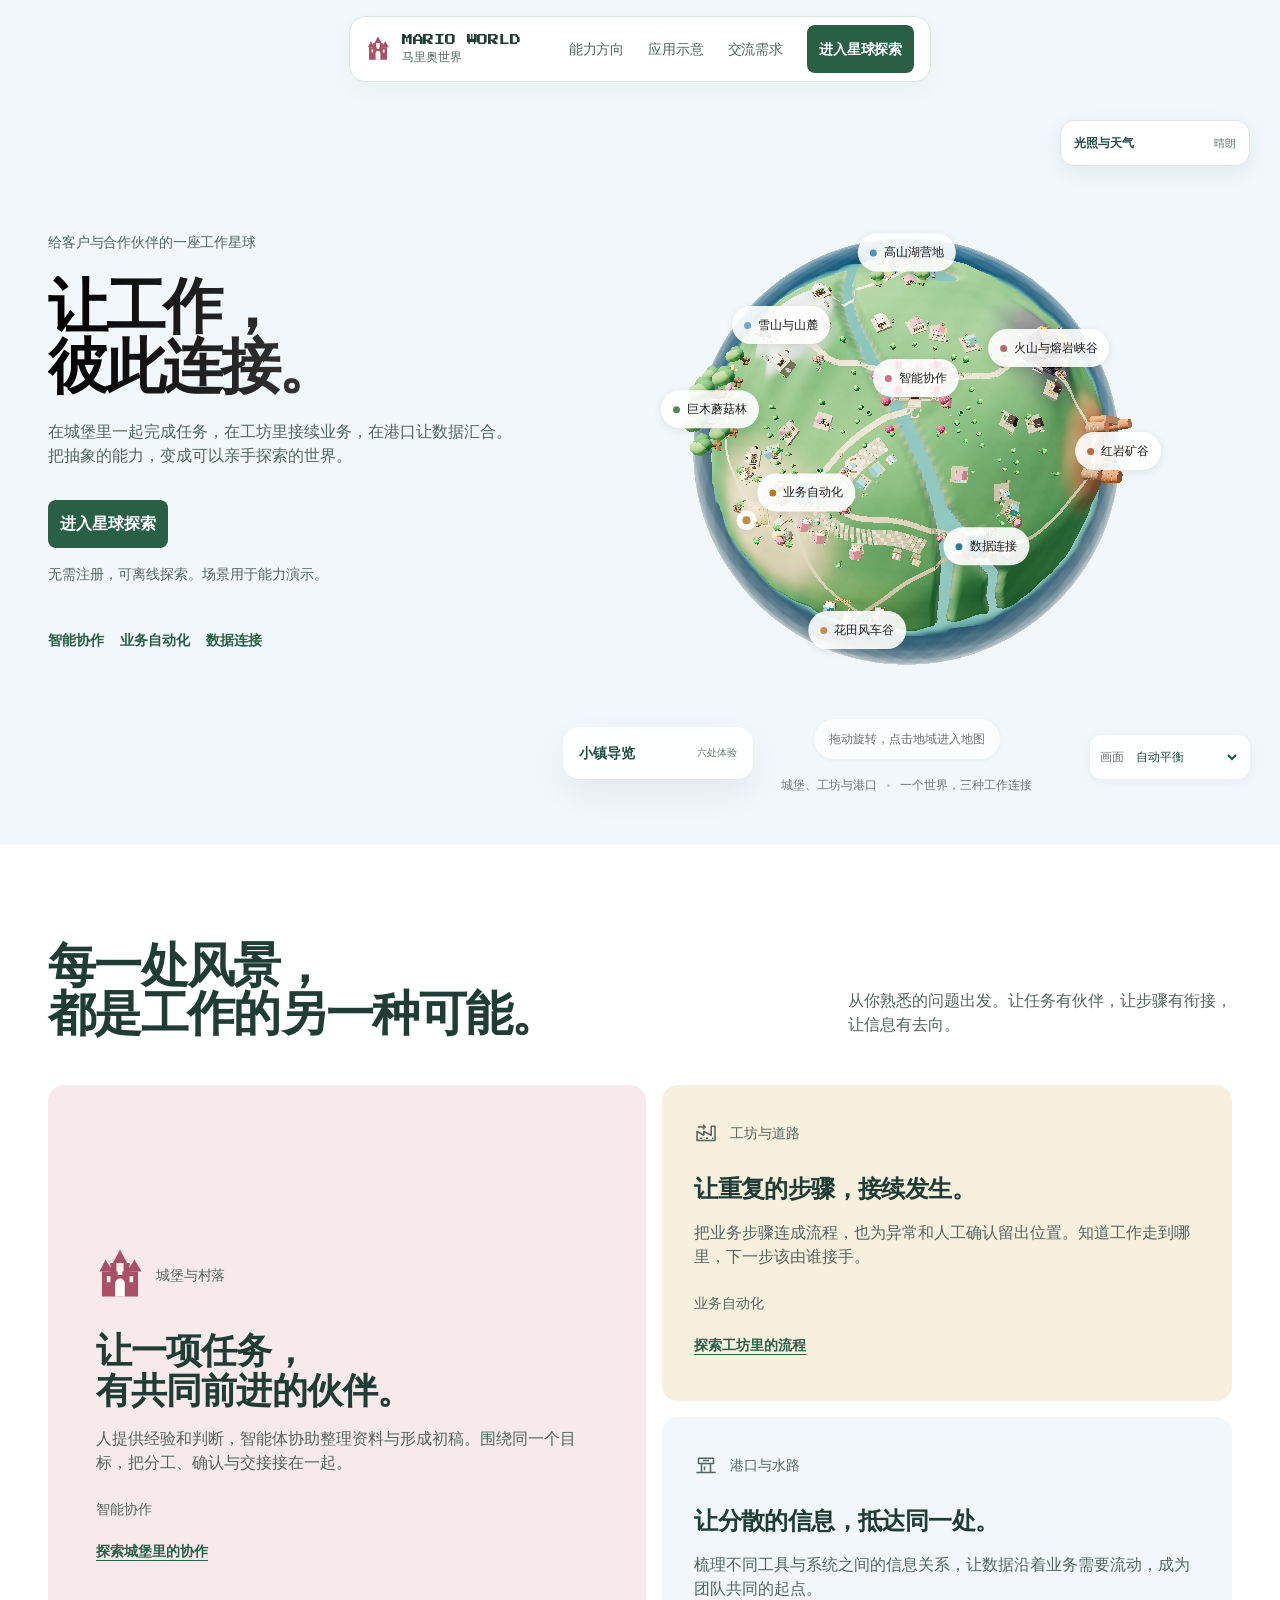
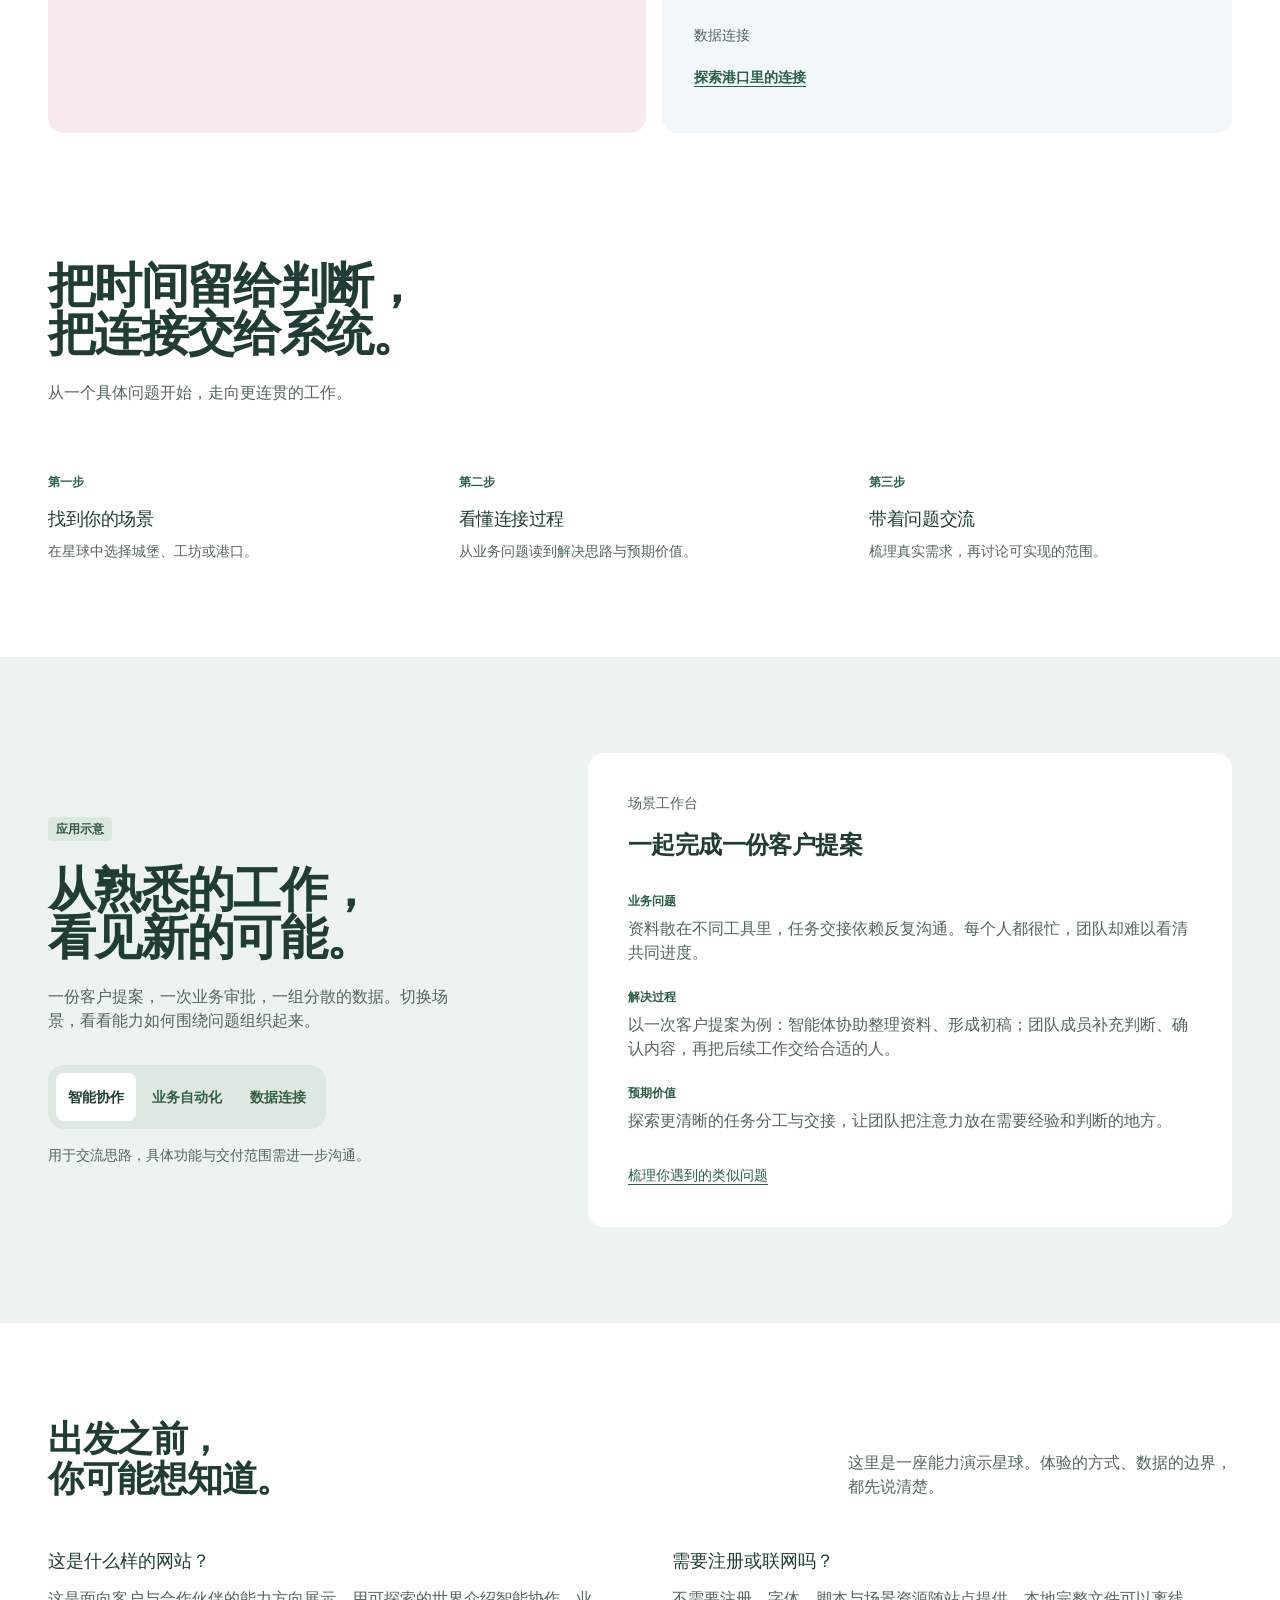
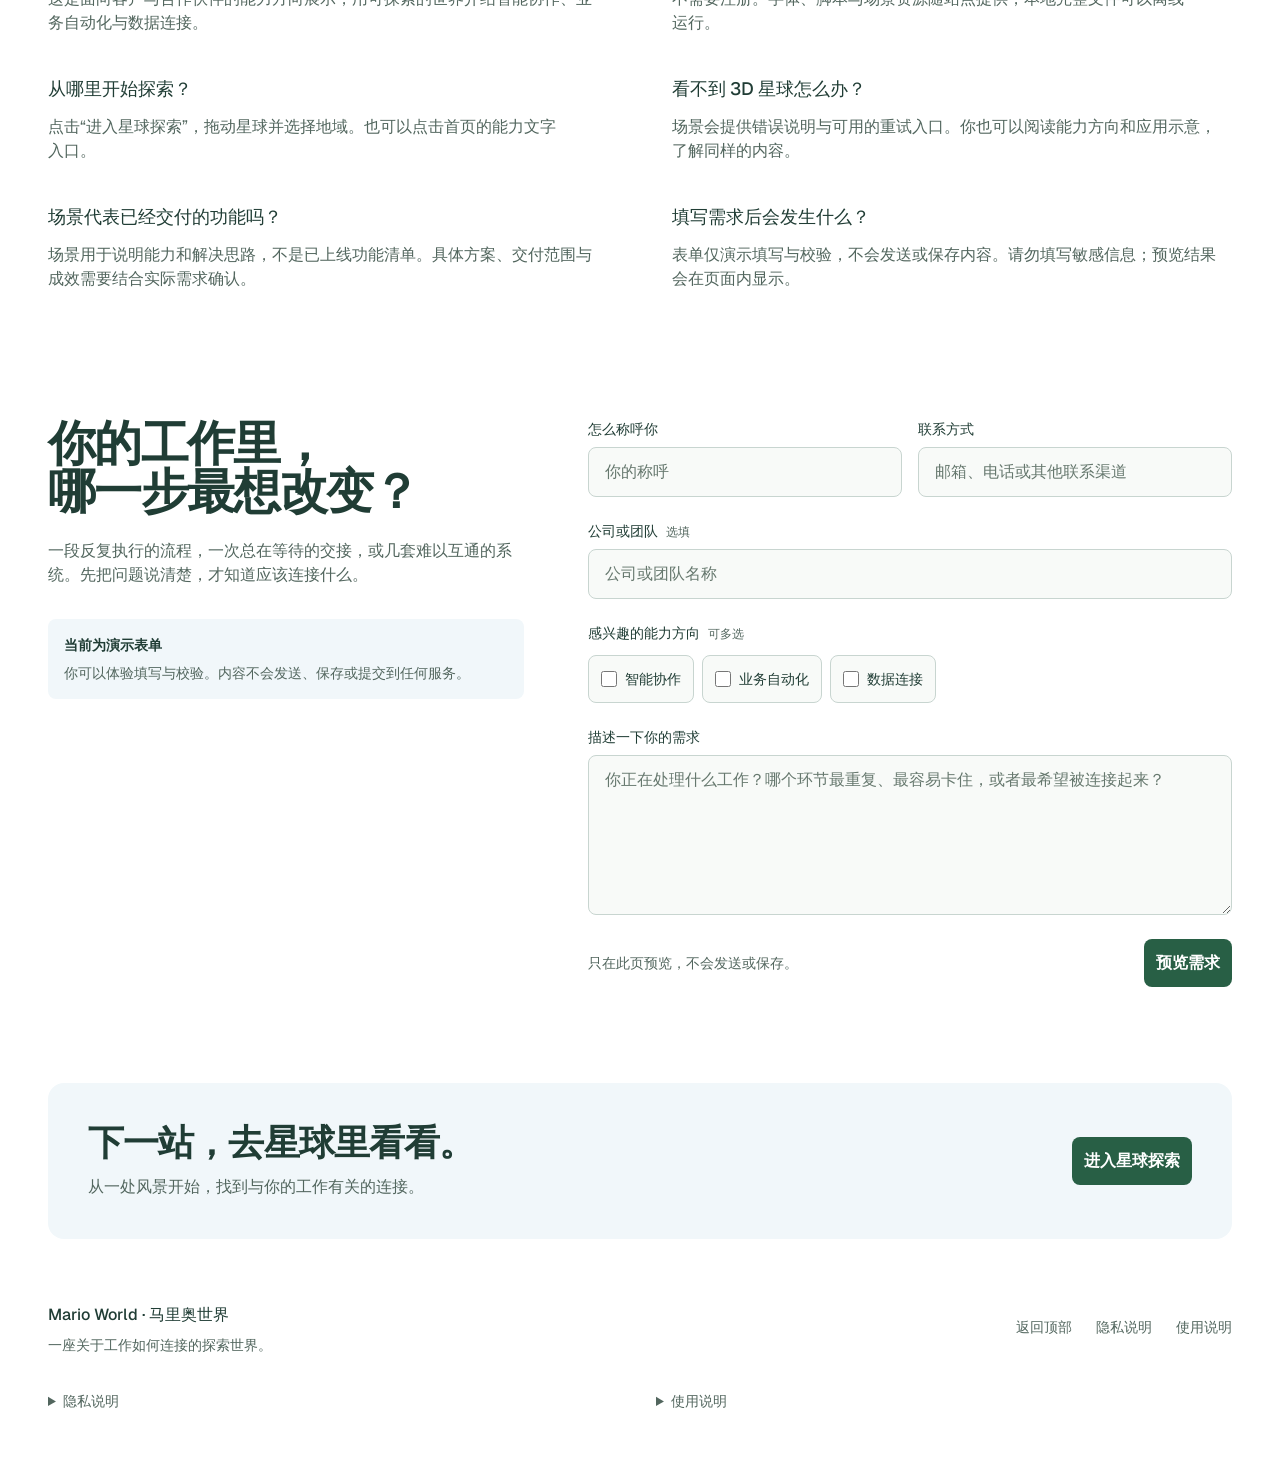
<file: index.html>
<!doctype html>
<html lang="zh-CN" data-page="home">
<head>
<meta charset="utf-8">
<meta name="viewport" content="width=device-width,initial-scale=1,viewport-fit=cover">
<title>马里奥世界 · 让工作，彼此连接</title>
<meta name="description" content="为客户与合作伙伴呈现智能协作、业务自动化与数据连接。在可探索的星球里，从一项任务出发，发现更连贯的工作方式。">
<meta name="theme-color" content="#f1f7fa">
<meta name="color-scheme" content="light">
<meta property="og:type" content="website">
<meta property="og:title" content="马里奥世界 · 让工作，彼此连接">
<meta property="og:description" content="从城堡、工坊与港口出发，探索智能协作、业务自动化与数据连接。无需注册，可离线体验。">
<meta property="og:image" content="scene-preview.png">
<meta name="twitter:card" content="summary_large_image">
<link rel="icon" href="data:image/svg+xml,%3Csvg xmlns='http://www.w3.org/2000/svg' viewBox='0 0 40 40'%3E%3Crect width='40' height='40' rx='10' fill='%23dc6982'/%3E%3Cpath d='M8 31V17h6v-6h5v6h3v-6h5v6h5v14H8z' fill='%23fffdf8'/%3E%3Cpath d='M17 31v-7a3 3 0 016 0v7' fill='%23eab84b'/%3E%3C/svg%3E">
<link rel="stylesheet" href="assets/base.css?v=20261123-polish1">
<link rel="stylesheet" href="assets/home-design.css?v=20261123-polish1">
<script src="assets/world-loader.js?v=20261123-polish1"></script>
</head>
<body class="home-design">
<a class="skip-link button-sm" href="#main">跳到主要内容</a>
<svg width="0" height="0" aria-hidden="true" style="position:absolute;overflow:hidden"><defs>
<symbol id="castle-icon" viewBox="0 0 40 44"><path d="M5 40V19h7v-7h5v7h6v-7h5v7h7v21H5Z" fill="currentColor"/><path d="m3 19 5-10 6 10M14 12l6-11 6 11M26 19l6-10 6 10" fill="currentColor"/><path d="M16 40V29a4 4 0 0 1 8 0v11" fill="#fffdf8"/><path d="M9 23h3v5H9m19-5h3v5h-3M18 16h4v6h-4" fill="#fffdf8"/></symbol>
<symbol id="automation-icon" viewBox="0 0 32 32"><path d="M4 26V14l9 5v-5l10 5V7h5v19H4Z" fill="none" stroke="currentColor" stroke-width="2" stroke-linejoin="round"/><path d="M8 23h3m5 0h3m5 0h2M5 8h10m-3-3 3 3-3 3" fill="none" stroke="currentColor" stroke-width="2"/></symbol>
<symbol id="connection-icon" viewBox="0 0 32 32"><path d="M6 7h20v7H6V7Zm4 7v12h12V14M3 26h26" fill="none" stroke="currentColor" stroke-width="2" stroke-linejoin="round"/><path d="M12 10h8m-6 8v5" stroke="currentColor" stroke-width="2"/></symbol>
<symbol id="explore-icon" viewBox="0 0 24 24"><circle cx="12" cy="12" r="8.5" fill="none" stroke="currentColor" stroke-width="1.5"/><path d="m15.5 8.5-2 5-5 2 2-5 5-2Z" fill="currentColor"/></symbol>
</defs></svg>
<!-- Existing-site design: classic hero and sections, led by the real interactive
     world rather than stock imagery. No client logos, performance claims or
     promises have been invented. The world exhibit below stays byte-for-byte. -->
<header class="site-header" id="site-header">
<div class="header-inner">
<a class="brand" href="index.html" aria-label="马里奥世界首页" aria-current="page"><svg class="brand-icon" aria-hidden="true"><use href="#castle-icon"/></svg><span><span class="brand-name title-4">MARIO WORLD</span><span class="brand-caption caption-5">马里奥世界</span></span></a>
<button class="home-menu-toggle button-sm" id="home-menu-toggle" type="button" aria-expanded="false" aria-controls="home-navigation" aria-label="打开导航"><span aria-hidden="true"></span><span aria-hidden="true"></span></button>
<nav class="site-nav title-4" id="home-navigation" aria-label="主导航"><a href="#capabilities">能力方向</a><a href="#applications">应用示意</a><a href="#contact">交流需求</a><a class="nav-contact button-sm" href="planet.html">进入星球探索</a></nav>
</div>
</header>
<main id="main">
<div class="hero-section">
<section class="hero wrap" aria-labelledby="hero-title">
<div class="hero-copy">
<p class="hero-intro caption-2">给客户与合作伙伴的一座工作星球</p>
<h1 class="heading-1" id="hero-title"><span>让工作，</span><span>彼此连接。</span></h1>
<p class="hero-lede body-3">在城堡里一起完成任务，在工坊里接续业务，在港口让数据汇合。把抽象的能力，变成可以亲手探索的世界。</p>
<div class="hero-actions"><a class="button button-md" href="planet.html">进入星球探索</a></div>
<p class="edition-note caption-2">无需注册，可离线探索。场景用于能力演示。</p>
<div class="hero-quick-links" aria-label="直接查看能力介绍"><button class="button-sm" type="button" data-capability="collaboration">智能协作</button><button class="button-sm" type="button" data-capability="automation">业务自动化</button><button class="button-sm" type="button" data-capability="connection">数据连接</button></div>
</div>
<div class="exhibit hero-exhibit" id="hero-exhibit">
<canvas class="world-canvas" id="hero-globe" aria-label="星球总览：拖动旋转，点击地域埋点进入连续地图"></canvas>
<div class="world-loading" id="world-loading" role="status">正在搭建星球…</div><div class="world-pins" id="hero-pins"></div>
<p class="gesture-hint" id="globe-hint">拖动旋转，点击地域进入地图</p>
<div class="world-fallback" id="world-fallback" hidden><svg aria-hidden="true"><use href="#castle-icon"/></svg><strong>从主城堡出发</strong><p>当前设备暂未能显示 3D 星球。你仍可通过三个文字入口，完整了解能力方向。</p><a class="text-link" href="#capabilities">阅读能力介绍</a></div>
<aside class="capability-detail" id="detail" aria-labelledby="detail-title" hidden>
<div class="detail-top"><span class="small-badge">应用示意</span><button class="close-button" id="detail-close" type="button" aria-label="关闭介绍，继续地图探索">×</button></div>
<h2 id="detail-title"></h2><p class="detail-scene" id="detail-scene"></p><p class="detail-lede" id="detail-lede"></p>
<dl><div class="story-row"><dt>业务问题</dt><dd id="detail-problem"></dd></div><div class="story-row"><dt>解决过程</dt><dd id="detail-process"></dd></div><div class="story-row"><dt>预期价值</dt><dd id="detail-value"></dd></div></dl>
<div class="detail-actions"><a class="button" id="detail-contact" href="#contact">交流需求</a><a class="text-link" id="detail-explore" href="planet.html">在星球中查看</a></div>
<p class="scope-note">用于说明能力方向，具体功能与交付范围需进一步沟通。</p>
</aside>
<div class="world-caption" aria-hidden="true"><span>城堡、工坊与港口</span><span class="dot"></span><span>一个世界，三种工作连接</span></div>
</div>
</section>
</div>
<section class="section wrap" id="capabilities" aria-labelledby="capabilities-title">
<div class="section-heading" data-reveal><h2 class="heading-2" id="capabilities-title">每一处风景，<br>都是工作的另一种可能。</h2><p class="body-3">从你熟悉的问题出发。让任务有伙伴，让步骤有衔接，让信息有去向。</p></div>
<div class="direction-grid">
<article class="direction direction-collaboration" data-reveal><div class="direction-mark caption-2"><svg aria-hidden="true" viewBox="0 0 40 44"><use href="#castle-icon"/></svg>城堡与村落</div><h3 class="heading-3">让一项任务，<br>有共同前进的伙伴。</h3><p class="body-3">人提供经验和判断，智能体协助整理资料与形成初稿。围绕同一个目标，把分工、确认与交接接在一起。</p><p class="scene-note caption-2">智能协作</p><button class="button-sm" type="button" data-capability="collaboration" data-scroll-world>探索城堡里的协作</button></article>
<article class="direction direction-automation" data-reveal><div class="direction-mark caption-2"><svg aria-hidden="true"><use href="#automation-icon"/></svg>工坊与道路</div><h3 class="heading-5">让重复的步骤，接续发生。</h3><p class="body-3">把业务步骤连成流程，也为异常和人工确认留出位置。知道工作走到哪里，下一步该由谁接手。</p><p class="scene-note caption-2">业务自动化</p><button class="button-sm" type="button" data-capability="automation" data-scroll-world>探索工坊里的流程</button></article>
<article class="direction direction-connection" data-reveal><div class="direction-mark caption-2"><svg aria-hidden="true"><use href="#connection-icon"/></svg>港口与水路</div><h3 class="heading-5">让分散的信息，抵达同一处。</h3><p class="body-3">梳理不同工具与系统之间的信息关系，让数据沿着业务需要流动，成为团队共同的起点。</p><p class="scene-note caption-2">数据连接</p><button class="button-sm" type="button" data-capability="connection" data-scroll-world>探索港口里的连接</button></article>
</div>
</section>
<section class="home-tagline wrap" aria-labelledby="home-tagline-title">
<h2 class="heading-2" id="home-tagline-title"><span class="tagline-line"><span data-tagline-word>把时间</span><span data-tagline-word>留给判断，</span></span><span class="tagline-line"><span data-tagline-word>把连接</span><span data-tagline-word>交给系统。</span></span></h2>
<p class="body-3">从一个具体问题开始，走向更连贯的工作。</p>
<ol class="home-journey"><li><span class="caption-3">第一步</span><h3 class="title-2">找到你的场景</h3><p class="body-6">在星球中选择城堡、工坊或港口。</p></li><li><span class="caption-3">第二步</span><h3 class="title-2">看懂连接过程</h3><p class="body-6">从业务问题读到解决思路与预期价值。</p></li><li><span class="caption-3">第三步</span><h3 class="title-2">带着问题交流</h3><p class="body-6">梳理真实需求，再讨论可实现的范围。</p></li></ol>
</section>
<section class="section application-section" id="applications" aria-labelledby="applications-title">
<div class="wrap application-layout">
<div class="application-intro" data-reveal><span class="small-badge caption-3">应用示意</span><h2 class="heading-2" id="applications-title">从熟悉的工作，<br>看见新的可能。</h2><p class="body-3">一份客户提案，一次业务审批，一组分散的数据。切换场景，看看能力如何围绕问题组织起来。</p><div class="application-tabs" role="tablist" aria-label="选择应用示意"><button class="button-sm" id="tab-collaboration" type="button" role="tab" aria-selected="true" aria-controls="application-panel" data-example="collaboration">智能协作</button><button class="button-sm" id="tab-automation" type="button" role="tab" aria-selected="false" aria-controls="application-panel" tabindex="-1" data-example="automation">业务自动化</button><button class="button-sm" id="tab-connection" type="button" role="tab" aria-selected="false" aria-controls="application-panel" tabindex="-1" data-example="connection">数据连接</button></div><p class="application-disclaimer caption-2">用于交流思路，具体功能与交付范围需进一步沟通。</p></div>
<div class="application-content" id="application-panel" role="tabpanel" aria-labelledby="tab-collaboration" tabindex="0" data-reveal><p class="application-sheet-label caption-2">场景工作台</p><h3 class="heading-5" id="application-title">一起完成一份客户提案</h3><dl><div class="story-row"><dt class="caption-3">业务问题</dt><dd class="body-3" id="application-problem">资料散在不同工具里，任务交接依赖反复沟通。每个人都很忙，团队却难以看清共同进度。</dd></div><div class="story-row"><dt class="caption-3">解决过程</dt><dd class="body-3" id="application-process">以一次客户提案为例：智能体协助整理资料、形成初稿；团队成员补充判断、确认内容，再把后续工作交给合适的人。</dd></div><div class="story-row"><dt class="caption-3">预期价值</dt><dd class="body-3" id="application-value">探索更清晰的任务分工与交接，让团队把注意力放在需要经验和判断的地方。</dd></div></dl><a class="text-link title-4" id="application-contact" href="#contact">梳理你遇到的类似问题</a></div>
</div>
</section>
<section class="section wrap home-faq" id="questions" aria-labelledby="questions-title">
<div class="section-heading" data-reveal><h2 class="heading-3" id="questions-title">出发之前，<br>你可能想知道。</h2><p class="body-3">这里是一座能力演示星球。体验的方式、数据的边界，都先说清楚。</p></div>
<dl class="home-faq-grid"><div><dt class="title-2">这是什么样的网站？</dt><dd class="body-3">这是面向客户与合作伙伴的能力方向展示，用可探索的世界介绍智能协作、业务自动化与数据连接。</dd></div><div><dt class="title-2">需要注册或联网吗？</dt><dd class="body-3">不需要注册。字体、脚本与场景资源随站点提供，本地完整文件可以离线运行。</dd></div><div><dt class="title-2">从哪里开始探索？</dt><dd class="body-3">点击“进入星球探索”，拖动星球并选择地域。也可以点击首页的能力文字入口。</dd></div><div><dt class="title-2">看不到 3D 星球怎么办？</dt><dd class="body-3">场景会提供错误说明与可用的重试入口。你也可以阅读能力方向和应用示意，了解同样的内容。</dd></div><div><dt class="title-2">场景代表已经交付的功能吗？</dt><dd class="body-3">场景用于说明能力和解决思路，不是已上线功能清单。具体方案、交付范围与成效需要结合实际需求确认。</dd></div><div><dt class="title-2">填写需求后会发生什么？</dt><dd class="body-3">表单仅演示填写与校验，不会发送或保存内容。请勿填写敏感信息；预览结果会在页面内显示。</dd></div></dl>
</section>
<section class="section wrap" id="contact" aria-labelledby="contact-title">
<div class="contact-layout">
<div class="contact-intro" data-reveal><h2 class="heading-2" id="contact-title">你的工作里，<br>哪一步最想改变？</h2><p class="body-3">一段反复执行的流程，一次总在等待的交接，或几套难以互通的系统。先把问题说清楚，才知道应该连接什么。</p><div class="demo-notice body-6" id="demo-notice"><strong class="body-4">当前为演示表单</strong>你可以体验填写与校验。内容不会发送、保存或提交到任何服务。</div></div>
<form class="demo-form" id="demo-form" aria-describedby="demo-notice" autocomplete="off" data-reveal>
<div class="form-grid"><div class="field"><label class="title-4" for="contact-name">怎么称呼你</label><input class="body-3" id="contact-name" name="name" type="text" maxlength="60" required placeholder="你的称呼" autocomplete="off"></div><div class="field"><label class="title-4" for="contact-method">联系方式</label><input class="body-3" id="contact-method" name="contact" type="text" maxlength="120" required placeholder="邮箱、电话或其他联系渠道" autocomplete="off" aria-describedby="contact-method-error"><span class="home-field-error caption-2" id="contact-method-error" hidden>邮箱格式不完整，请填写如 name@example.com 的地址。</span></div><div class="field full"><label class="title-4" for="contact-company">公司或团队<span class="optional caption-5">选填</span></label><input class="body-3" id="contact-company" name="company" type="text" maxlength="120" placeholder="公司或团队名称" autocomplete="off"></div></div>
<fieldset class="interest-group"><legend class="title-4">感兴趣的能力方向<span class="optional caption-5">可多选</span></legend><div class="interest-options"><label class="interest-option body-6"><input type="checkbox" name="interest" value="collaboration">智能协作</label><label class="interest-option body-6"><input type="checkbox" name="interest" value="automation">业务自动化</label><label class="interest-option body-6"><input type="checkbox" name="interest" value="connection">数据连接</label></div></fieldset>
<div class="field"><label class="title-4" for="contact-description">描述一下你的需求</label><textarea class="body-3" id="contact-description" name="description" maxlength="2000" required placeholder="你正在处理什么工作？哪个环节最重复、最容易卡住，或者最希望被连接起来？"></textarea></div>
<div class="form-foot"><p class="caption-2">只在此页预览，不会发送或保存。</p><button class="button button-md" id="demo-submit" type="submit" disabled>预览需求</button></div>
<p class="form-status body-6" id="form-status" role="status" aria-live="polite" hidden></p>
</form>
</div>
</section>
<section class="home-final wrap" aria-labelledby="home-final-title"><div><h2 class="heading-3" id="home-final-title">下一站，去星球里看看。</h2><p class="body-3">从一处风景开始，找到与你的工作有关的连接。</p></div><a class="button button-md" href="planet.html">进入星球探索</a></section>
</main>
<footer class="site-footer wrap"><div><span class="footer-title title-3">Mario World · 马里奥世界</span><p class="caption-2">一座关于工作如何连接的探索世界。</p></div><div class="footer-links title-4"><a href="#main">返回顶部</a><a href="#privacy">隐私说明</a><a href="#terms">使用说明</a></div><div class="home-legal"><details id="privacy"><summary class="caption-2">隐私说明</summary><p class="body-6">本演示不接收或保存表单内容，不使用分析追踪或第三方字体服务。关闭或刷新页面后，演示输入不会由本站保存。请勿输入敏感信息。</p></details><details id="terms"><summary class="caption-2">使用说明</summary><p class="body-6">站点内容用于展示与交流能力方向，不构成产品交付、服务可用性或成效承诺。具体合作内容需另行沟通确认。</p></details></div></footer>
<p class="sr-only" id="live" role="status" aria-live="polite"></p>
<script src="assets/nodes.js?v=20261123-polish1"></script>
<script src="assets/demo-businesses.js?v=20261123-polish1"></script>
<script src="assets/town-ui.js?v=20261123-polish1"></script>
<script src="assets/environment-ui.js?v=20261123-polish1"></script>
<script src="assets/site.js?v=20261123-polish1"></script>
<script src="assets/apple-motion.js?v=20261123-polish1"></script>
<script src="assets/home-design.js?v=20261123-polish1"></script>
</body>
</html>
</file>
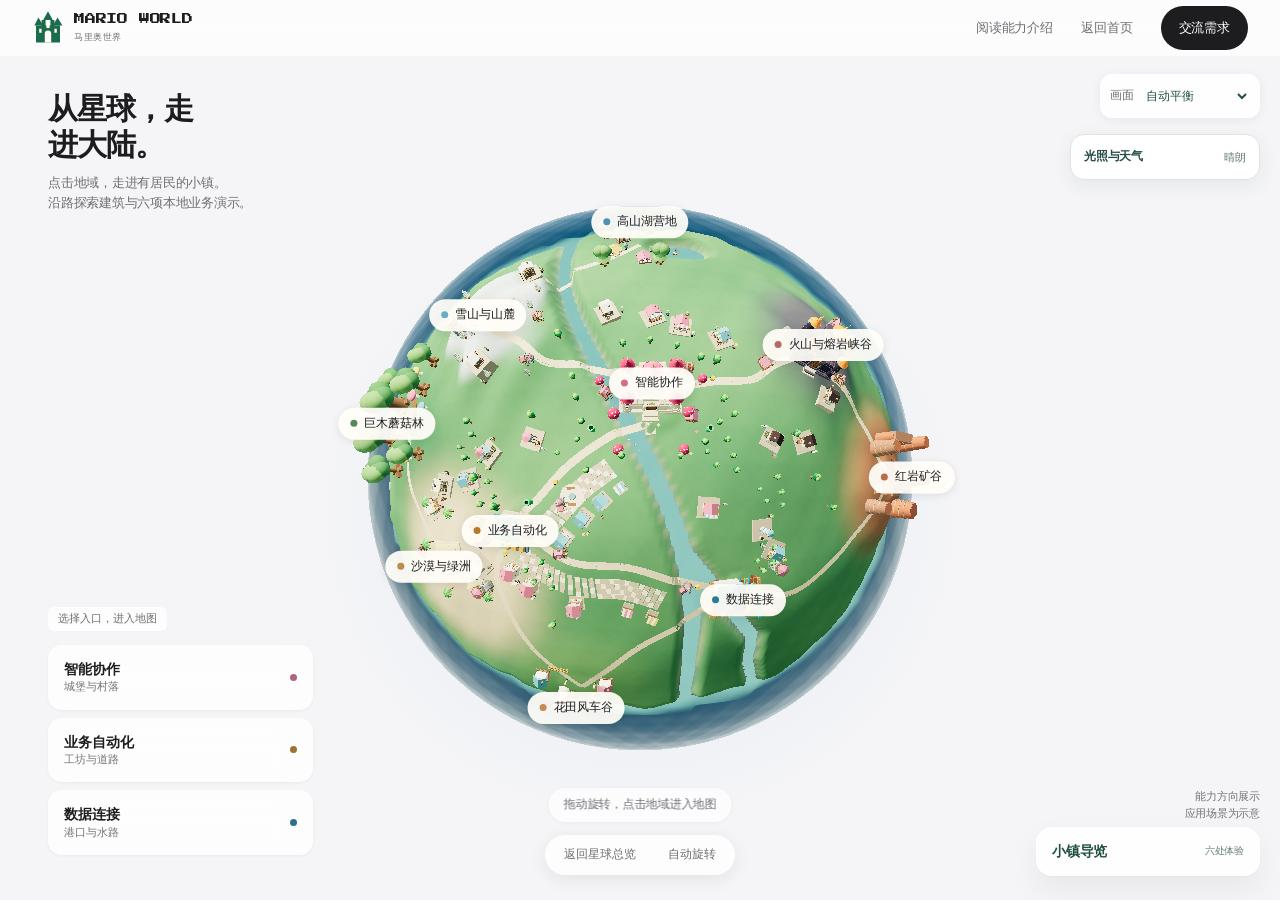
<file: planet.html>
<!doctype html>
<html lang="zh-CN" data-page="explore">
<head>
<meta charset="utf-8">
<meta name="viewport" content="width=device-width,initial-scale=1,viewport-fit=cover">
<title>星球探索 · 马里奥世界</title>
<meta name="description" content="从城堡、工坊与港口出发，探索智能协作、业务自动化和数据连接。建筑与文字入口提供相同的能力介绍。">
<meta name="theme-color" content="#ffffff">
<meta name="color-scheme" content="light">
<link rel="icon" href="data:image/svg+xml,%3Csvg xmlns='http://www.w3.org/2000/svg' viewBox='0 0 40 40'%3E%3Crect width='40' height='40' rx='10' fill='%23dc6982'/%3E%3Cpath d='M8 31V17h6v-6h5v6h3v-6h5v6h5v14H8z' fill='%23fffdf8'/%3E%3C/svg%3E">
<link rel="stylesheet" href="assets/base.css?v=20261123-polish1">
<link rel="stylesheet" href="assets/island-ui.css?v=20261123-polish1">
<script>document.documentElement.classList.add('js-reveal');</script>
<script src="assets/world-loader.js?v=20261123-polish1"></script>
</head>
<body class="explore-page">
<a class="skip-link" href="#explore-guide">跳到能力入口</a>
<svg width="0" height="0" aria-hidden="true" style="position:absolute;overflow:hidden"><defs><symbol id="castle-icon" viewBox="0 0 40 44"><path d="M5 40V19h7v-7h5v7h6v-7h5v7h7v21H5Z" fill="currentColor"/><path d="m3 19 5-10 6 10M14 12l6-11 6 11M26 19l6-10 6 10" fill="currentColor"/><path d="M16 40V29a4 4 0 0 1 8 0v11M9 23h3v5H9m19-5h3v5h-3M18 16h4v6h-4" fill="#fffdf8"/></symbol></defs></svg>
<header class="site-header explore-header" id="site-header">
<div class="wrap header-inner">
<a class="brand" href="index.html" aria-label="返回马里奥世界首页"><svg class="brand-icon" aria-hidden="true"><use href="#castle-icon"/></svg><span><span class="brand-name">MARIO WORLD</span><span class="brand-caption">马里奥世界</span></span></a>
<nav class="site-nav" aria-label="主导航"><a class="nav-optional" href="index.html#capabilities">阅读能力介绍</a><a href="index.html">返回首页</a><a class="nav-contact" href="index.html#contact">交流需求</a></nav>
</div>
</header>
<main class="explore-main" id="explore-main">
<div class="explore-intro"><h1>从星球，走进大陆。</h1><p>点击地域，走进有居民的小镇。<br>沿路探索建筑与六项本地业务演示。</p></div>
<div class="exhibit" id="planet-exhibit"><canvas class="world-canvas" id="stage" aria-label="星球总览：拖动旋转，点击地域进入连续地图"></canvas><div class="world-loading" id="world-loading" role="status">正在搭建星球…</div><div class="world-pins" id="pins"></div><p class="gesture-hint" id="globe-hint">拖动旋转，点击地域进入地图</p><div class="world-fallback" id="world-fallback" hidden><svg aria-hidden="true"><use href="#castle-icon"/></svg><strong>能力探索仍然可用</strong><p>3D 场景暂未启动。选择三个文字入口，仍可阅读能力介绍。</p></div><div class="island-plate" aria-hidden="true"><svg class="island-compass" viewBox="0 0 64 64" focusable="false"><circle cx="32" cy="32" r="27" fill="none" stroke="#cfdadd" stroke-width="2"/><path d="M32 10 L37.5 31 L32 27.5 L26.5 31 Z" fill="#c0544f"/><path d="M32 54 L26.5 33 L32 36.5 L37.5 33 Z" fill="#b9c7c9"/><text x="32" y="8.5" text-anchor="middle" font-size="8" font-weight="700" fill="#2b4a51">N</text></svg><span class="island-plate-copy"><strong>山海生态体验岛</strong><span>等距视角 · 滚轮切换远近</span></span></div></div>
<nav class="explore-guide" id="explore-guide" aria-label="能力方向"><span class="small-badge">选择入口，进入地图</span><div class="explore-entries"><button type="button" data-capability="collaboration" aria-pressed="false" style="--tint:#b4647a"><span><strong>智能协作</strong><span>城堡与村落</span></span><span class="entry-dot" aria-hidden="true"></span></button><button type="button" data-capability="automation" aria-pressed="false" style="--tint:#9c742f"><span><strong>业务自动化</strong><span>工坊与道路</span></span><span class="entry-dot" aria-hidden="true"></span></button><button type="button" data-capability="connection" aria-pressed="false" style="--tint:#2f6f8c"><span><strong>数据连接</strong><span>港口与水路</span></span><span class="entry-dot" aria-hidden="true"></span></button></div></nav>
<p class="explore-footnote">能力方向展示<br>应用场景为示意</p>
<div class="explore-controls" aria-label="星球控制"><button id="overview-button" type="button">返回星球总览</button><button id="rotate-button" type="button" aria-pressed="false">自动旋转</button></div>
<div class="island-tools" role="group" aria-label="大陆视角控制"><button id="flip-button" type="button" aria-label="旋转大陆视角 180 度，快捷键 R">旋转视角</button></div>
<aside class="capability-detail" id="detail" aria-labelledby="detail-title" hidden>
<div class="detail-top"><span class="small-badge">应用示意</span><button class="close-button" id="detail-close" type="button" aria-label="关闭介绍，继续地图探索">×</button></div>
<h2 id="detail-title"></h2><p class="detail-scene" id="detail-scene"></p><p class="detail-lede" id="detail-lede"></p>
<dl><div class="story-row"><dt>业务问题</dt><dd id="detail-problem"></dd></div><div class="story-row"><dt>解决过程</dt><dd id="detail-process"></dd></div><div class="story-row"><dt>预期价值</dt><dd id="detail-value"></dd></div></dl>
<div class="detail-actions"><a class="button" id="detail-contact" href="index.html#contact">交流需求</a><a class="text-link" href="index.html#capabilities">阅读全部方向</a></div>
<p class="scope-note">用于说明能力方向，具体功能与交付范围需进一步沟通。</p>
</aside>
</main>
<p class="sr-only" id="live" role="status" aria-live="polite"></p>
<noscript><p style="padding:20px">星球探索需要 JavaScript。你也可以<a href="index.html#capabilities">回到首页阅读三个能力方向</a>。</p></noscript>
<script src="assets/nodes.js?v=20261123-polish1"></script>
<script src="assets/demo-businesses.js?v=20261123-polish1"></script>
<script src="assets/town-ui.js?v=20261123-polish1"></script>
<script src="assets/environment-ui.js?v=20261123-polish1"></script>
<script src="assets/site.js?v=20261123-polish1"></script>
<script src="assets/apple-motion.js?v=20261123-polish1"></script>
</body>
</html>
</file>
<file: assets/base.css>
/* Mario World · shared styles for index.html and planet.html.
   Merged from four layered sheets (site → apple → town-compat → environment);
   declarations that a later identical selector always overrode were removed.
   Page-specific styles live in home-design.css and island-ui.css. */

/* ===== from site.css ===== */
@font-face{
font-family:MarioPixel;
src:url('PressStart2P-Regular.ttf') format('truetype');
font-display:swap}

:root{
--sky:#e9f6ff;
--paper:#fffdf8;
--ink:#203d35;
--muted:#63746b;
--line:#d7e2d8;
--green:#285f45;
--gold:#eab84b;
--pink:#dc6982;
--blue:#277d97;
--shadow:0 20px 60px rgb(34 64 47 / .09);
--sans:-apple-system,BlinkMacSystemFont,'PingFang SC','Hiragino Sans GB','Microsoft YaHei',sans-serif}

*{
box-sizing:border-box}
html{
scroll-behavior:smooth}
body{
margin:0;
-webkit-font-smoothing:antialiased}
button,input,textarea{
font:inherit}
button,a,input,textarea{
 -webkit-tap-highlight-color:transparent}
button,a{
touch-action:manipulation}
button{
color:inherit}
button{
cursor:pointer}
a{
color:inherit;
text-decoration:none}
svg{
display:block}
img{
max-width:100%}
button:disabled{
cursor:default}
h1,h2,h3,p{
margin:0}
h1,h2,h3{
line-height:1.25;
text-wrap:balance}
p{
max-width:42em}
[hidden]{
display:none!important}
.skip-link{
position:fixed;
top:8px;
left:16px;
z-index:100;
padding:10px 18px;
transform:translateY(-150%)}
.skip-link:focus{
transform:none}
.wrap{
margin-inline:auto}
.site-header{
display:flex;
align-items:center;
justify-content:space-between;
gap:24px}
.brand{
display:inline-flex;
align-items:center;
flex-shrink:0}
.brand-name{
display:block;
font-family:MarioPixel,monospace}
.brand-caption{
display:block}
.site-nav{
display:flex;
align-items:center}
.site-nav a{
position:relative}
.nav-contact{
white-space:nowrap}
.nav-contact:hover{
border-color:var(--green)}
.button{
display:inline-flex;
align-items:center;
justify-content:center;
line-height:1.4}
.button.secondary{
border-color:#a9bbac}
.text-link{
text-underline-offset:6px;
text-decoration-color:#a3b3a7}
.hero-section{
position:relative;
isolation:isolate}
.hero-section:after{
content:'';
height:32px;
position:absolute;
left:0;
right:0;
bottom:-1px;
background:var(--paper);
clip-path:polygon(0 65%,6% 48%,13% 67%,22% 39%,34% 66%,48% 44%,60% 67%,74% 35%,86% 61%,95% 42%,100% 58%,100% 100%,0 100%)}
.hero{
display:grid;
align-items:center;
gap:0}
.hero-copy{
position:relative;
z-index:4}
.hero-intro{
display:flex;
align-items:center}
.hero-intro:before{
content:'';
border-radius:50%}
.hero-actions{
display:flex;
align-items:center;
flex-wrap:wrap}
.hero-quick-links{
display:flex;
align-items:center;
flex-wrap:wrap}
.hero-quick-links button{
border-bottom:1px solid #b4c4b6}
.exhibit{
position:relative;
min-width:0;
isolation:isolate}
.hero-exhibit{
margin-right:-30px}
.exhibit:before{
content:'';
position:absolute;
z-index:-1;
border-radius:50%}
.world-canvas{
width:100%;
height:100%;
display:block;
cursor:grab;
touch-action:pan-y}
.world-canvas.is-dragging{
cursor:grabbing}
.world-canvas.is-hovering{
cursor:pointer}
.world-pins{
position:absolute;
inset:0;
z-index:3;
pointer-events:none}
.world-pins .pin{
position:absolute;
top:0;
left:0;
display:inline-flex;
align-items:center;
gap:7px;
white-space:nowrap;
pointer-events:auto}
.pin-dot{
width:7px;
height:7px;
background:var(--dot,var(--pink));
border-radius:50%;
flex:none}
.pin-kind{
display:none}
.world-pins .pin.is-dim{
opacity:.3}
.world-caption{
position:absolute;
bottom:0;
left:0;
right:0;
display:flex;
justify-content:center;
align-items:center;
pointer-events:none}
.world-caption .dot{
width:3px;
height:3px;
border-radius:100%}
.gesture-hint{
position:absolute;
left:50%;
bottom:38px;
transform:translateX(-50%);
white-space:nowrap;
pointer-events:none;
transition:opacity .2s}
.gesture-hint.dismissed{
opacity:0}
.world-fallback{
position:absolute;
display:flex;
flex-direction:column;
align-items:center;
justify-content:center;
gap:14px;
text-align:center;
padding:30px}
.world-fallback p{
font-size:14px}
.section{
padding-block:100px}
.section-heading{
display:flex;
justify-content:space-between;
gap:40px}
.direction-grid{
display:grid;
grid-template-columns:repeat(3,minmax(0,1fr))}
.direction{
border-top:2px solid var(--accent);
padding-top:24px;
display:flex;
flex-direction:column;
align-items:flex-start}
.direction-mark{
display:flex;
align-items:center}
.direction h3{
font-weight:600}
.direction button{
border-bottom:1px solid #9aae9e}
.application-section{
border-block:1px solid #e1e7dc}
.application-layout{
display:grid;
grid-template-columns:minmax(0,.85fr) minmax(0,1.15fr);
align-items:start}
.application-intro{
position:sticky;
top:40px}
.small-badge{
display:inline-flex;
align-items:center;
white-space:nowrap}
.application-intro h2{
max-width:10em}
.application-intro p{
max-width:25em}
.application-tabs{
flex-wrap:wrap}
.application-tabs button[aria-selected=true]{
border-color:var(--green)}
.story-row{
display:grid;
grid-template-columns:76px minmax(0,1fr);
gap:16px;
padding-block:22px;
border-top:1px solid var(--line)}
.story-row dt{
font-size:12px;
color:var(--green);
font-weight:600;
line-height:1.9}
.story-row dd{
font-size:14px;
line-height:1.95;
margin:0;
color:#56695e}
.application-content .text-link{
display:inline-block}
.contact-layout{
display:grid;
grid-template-columns:minmax(0,.8fr) minmax(0,1.2fr);
gap:90px;
align-items:start}
.contact-intro h2{
max-width:9em}
.contact-intro p{
max-width:25em}
.demo-notice{
border-left:3px solid var(--gold);
max-width:29em}
.demo-notice strong{
display:block}
.demo-form{
min-width:0}
.form-grid{
display:grid;
grid-template-columns:1fr 1fr}
.field{
display:flex;
flex-direction:column;
min-width:0}
.field.full{
grid-column:1/-1}
.optional{
font-weight:400}
.field input,.field textarea{
width:100%;
min-width:0}
.field input{
min-height:48px}
.field textarea{
resize:vertical}
.interest-group{
padding:0;
border:0;
min-width:0}
.interest-group legend{
padding:0;
margin-bottom:12px}
.interest-options{
display:flex;
flex-wrap:wrap}
.interest-option{
display:flex;
align-items:center;
cursor:pointer}
.interest-option input{
accent-color:var(--green);
width:15px;
height:15px;
margin:0}
.form-foot{
display:flex;
align-items:center;
justify-content:space-between;
gap:20px}
.form-foot p{
max-width:23em}
.form-status{
line-height:1.8;
border-left:3px solid var(--green)}
.site-footer{
display:flex;
justify-content:space-between;
gap:20px}
.footer-links{
display:flex}
.capability-detail{
position:absolute;
z-index:8;
max-width:calc(100% - 24px);
overflow-y:auto}
.detail-top{
display:flex;
align-items:center;
justify-content:space-between;
gap:16px}
.close-button{
display:flex;
align-items:center;
justify-content:center;
line-height:1}
.capability-detail .story-row{
grid-template-columns:1fr;
gap:6px}
.detail-actions{
display:flex;
align-items:center}
.sr-only{
position:absolute;
width:1px;
height:1px;
padding:0;
margin:-1px;
overflow:hidden;
clip:rect(0,0,0,0);
white-space:nowrap;
border:0}
.explore-main{
position:relative;
max-height:1200px;
overflow:hidden}
.explore-main .exhibit{
position:absolute;
inset:0}
.explore-main .world-canvas{
touch-action:none}
.explore-main .exhibit:before{
inset:20% 22% 5%}
.explore-main .world-pins .pin{
background:rgb(255 253 248 / .94)}
.explore-intro{
position:absolute;
top:35px;
left:48px;
z-index:5;
max-width:260px;
pointer-events:none}
.explore-guide{
position:absolute;
left:48px;
bottom:45px;
z-index:6;
width:265px}
.explore-entries{
display:grid;
margin-top:14px}
.explore-entries button{
width:100%;
display:flex;
align-items:center;
justify-content:space-between;
gap:10px;
text-align:left}
.explore-entries button strong{
font-size:14px;
font-weight:600;
display:block}
.explore-entries button span{
font-size:11px}
.explore-entries button:hover,.explore-entries button[aria-pressed=true]{
border-color:var(--green)}
.explore-entries .entry-dot{
border-radius:50%;
flex:none}
.explore-controls{
position:absolute;
bottom:25px;
left:50%;
transform:translateX(-50%);
z-index:6;
display:flex}
.explore-controls button{
border:0;
background:transparent;
white-space:nowrap}
.explore-main .gesture-hint{
bottom:78px}
.explore-footnote{
position:absolute;
right:32px;
top:35px;
z-index:5;
max-width:170px;
text-align:right}
.explore-main.has-selection .explore-footnote{
display:none}

@media(min-width:1500px){
.hero-exhibit{
margin-right:-60px}
}

@media(max-width:1100px){
.site-nav{
gap:20px}
.hero h1{
font-size:48px}
.hero-exhibit{
margin-right:-20px}
.hero-quick-links{
gap:14px}
.section{
padding-block:80px}
.direction-grid{
gap:28px}
.explore-guide{
left:30px;
width:225px}
.explore-intro{
left:30px}
.explore-main .capability-detail{
right:22px;
width:325px}
}

@media(max-width:800px){
.wrap{
width:calc(100% - 40px)}
.site-header{
height:76px}
.site-nav{
gap:18px;
font-size:12px}
.brand-name{
font-size:10px}
.brand-caption{
font-size:9px}
.brand-icon{
width:31px;
height:35px}
.hero{
grid-template-columns:1fr;
padding-block:34px 48px;
min-height:0;
gap:0}
.hero-copy{
padding:0;
max-width:600px}
.hero h1{
font-size:clamp(41px,7.5vw,60px);
max-width:12em;
letter-spacing:-1.7px}
.hero h1 br{
display:none}
.hero-lede{
max-width:34em;
font-size:16px;
margin-top:20px}
.hero-intro{
margin-bottom:18px}
.hero-quick-links{
margin-top:25px}
.hero-exhibit{
height:76vw;
min-height:390px;
max-height:650px;
margin:10px -10px 0}
.world-caption{
bottom:0}
.section{
padding-block:64px}
.section-heading{
align-items:flex-start;
flex-direction:column;
gap:20px;
margin-bottom:35px}
.section-heading p{
max-width:38em}
.direction-grid{
gap:22px}
.direction h3{
font-size:21px}
.direction p{
font-size:13px}
.application-layout,.contact-layout{
grid-template-columns:1fr;
gap:35px}
.application-intro{
position:static}
.application-intro h2,.contact-intro h2{
max-width:15em}
.application-intro p,.contact-intro p{
max-width:40em;
margin-top:18px}
.application-tabs{
margin-top:22px}
.demo-notice{
max-width:none;
margin-top:20px}
.contact-intro h2 br{
display:none}
.application-content{
padding:27px}
.site-footer{
font-size:11px}
.explore-intro{
top:24px;
left:22px;
max-width:220px}
.explore-intro h1{
font-size:24px}
.explore-intro p{
font-size:12px}
.explore-guide{
left:22px;
bottom:84px;
width:190px}
.explore-entries button{
padding:11px 12px}
.explore-footnote{
top:25px;
right:22px;
max-width:130px}
.explore-main .capability-detail{
right:20px;
bottom:80px;
max-height:calc(100% - 130px);
width:310px}
.explore-main.has-selection .explore-guide{
display:none}
}

@media(max-width:560px){
.site-header{
height:72px;
gap:12px}
.brand{
gap:8px}
.brand-caption{
letter-spacing:1px}
.hero h1{
font-size:42px;
max-width:9em}
.hero-intro{
font-size:12px}
.hero-lede{
max-width:27em}
.hero-quick-links button{
font-size:12px}
.edition-note{
font-size:10px}
.world-caption{
gap:9px}
.gesture-hint{
font-size:10px;
bottom:27px}
.world-pins .pin{
font-size:10px;
padding:6px 9px;
gap:5px}
.direction-grid{
grid-template-columns:1fr;
gap:34px}
.direction{
padding-top:19px}
.direction-mark{
margin-bottom:12px}
.direction p{
font-size:14px;
max-width:none;
margin-top:12px}
.direction .scene-note{
margin-top:12px}
.section-heading h2,.application-intro h2,.contact-intro h2{
font-size:31px}
.section-heading p{
font-size:14px}
.application-content{
border-top-right-radius:26px}
.story-row{
grid-template-columns:1fr;
gap:9px;
padding-block:20px}
.story-row dd{
font-size:13px}
.contact-intro p{
font-size:14px}
.interest-options{
gap:8px}
.form-foot p{
max-width:none}
.site-footer{
flex-direction:column;
gap:12px;
padding-block:24px}
.capability-detail{
max-width:none}
.capability-detail .story-row dd{
font-size:12px}
.explore-page .site-nav .nav-optional{
display:none}
.explore-main{
height:auto;
min-height:calc(100svh - 72px);
max-height:none;
overflow:visible;
display:flex;
flex-direction:column}
.explore-main .exhibit{
position:relative;
inset:auto;
max-height:540px;
margin-inline:-12px;
order:2}
.explore-intro{
position:static;
max-width:none;
order:0;
padding-right:0}
.explore-intro p{
font-size:12px;
max-width:27em;
margin-top:8px}
.explore-guide{
position:static;
width:100%;
order:1;
margin-top:19px}
.explore-guide .small-badge{
display:none}
.explore-entries{
grid-template-columns:repeat(3,minmax(0,1fr));
gap:7px;
margin:0}
.explore-entries button{
padding:9px 8px;
justify-content:center}
.explore-entries button strong{
font-size:11px}
.explore-entries button span{
display:none}
.explore-entries .entry-dot{
width:5px;
height:5px}
.explore-footnote{
display:none}
.explore-controls{
position:relative;
inset:auto;
transform:none;
align-self:center;
order:3;
margin-top:0}
.explore-main .gesture-hint{
bottom:0;
font-size:10px}
.explore-main .capability-detail{
position:relative;
inset:auto;
width:100%;
max-width:none;
max-height:none;
order:4;
border-radius:18px 18px 6px 18px}
.explore-main.has-selection .explore-guide{
display:block}
.explore-main .world-fallback{
inset:15% 12%;
padding:22px}
.world-fallback p{
font-size:12px}
}

@media(prefers-reduced-motion:reduce){
*,*:before,*:after{
transition:none!important;
animation:none!important}
}
.world-loading{position:absolute;left:50%;top:50%;transform:translate(-50%,-50%);background:var(--paper);padding:10px 20px;white-space:nowrap;z-index:4}

/* The selected pin must retain contrast over the explorer's light labels. */
.explore-main .world-pins .pin.is-active{background:var(--green);color:#fff}
@media(min-width:801px){.explore-main.has-selection .explore-guide{display:none}}

/* Connected mainland navigation. */
.map-toolbar{position:absolute;top:18px;left:18px;right:18px;z-index:7;width:min(680px,calc(100% - 36px));margin:auto;padding:13px 16px}
.map-toolbar-top{display:flex;align-items:center;justify-content:space-between;gap:12px}
.map-toolbar-top>div:first-child{display:flex;align-items:center;gap:12px;min-width:0}
.map-eyebrow{font-size:10px;color:var(--muted);white-space:nowrap}
#map-location{font-size:15px;font-weight:600;white-space:nowrap}
.map-toolbar-actions{display:flex;gap:7px;flex-shrink:0}
.map-toolbar button{min-height:36px;padding:6px 10px;white-space:nowrap}
.map-regions{display:flex;gap:6px;overflow-x:auto;margin-top:10px;padding-bottom:2px}
.map-regions button{flex-shrink:0;font-size:11px;min-height:32px}
@media(min-width:800px){.map-regions{flex-wrap:wrap;overflow:visible}}
@media(max-width:799px){.map-regions{scrollbar-width:thin;scroll-snap-type:x proximity}.map-regions button{scroll-snap-align:start}}
.map-instructions{font-size:10px;color:var(--muted);margin-top:8px}
.explore-main.is-map .explore-intro,.explore-main.is-map .explore-guide,.explore-main.is-map .explore-controls,.explore-main.is-map .explore-footnote{display:none}
.hero-exhibit.is-map .world-caption{display:none}
.world-canvas:focus-visible{outline:2px solid #a5bdac;outline-offset:-2px}
@media(max-width:560px){
.map-toolbar{top:5px;left:8px;right:8px;width:calc(100% - 16px);padding:9px 10px;border-radius:12px}
.map-toolbar-top>div:first-child{gap:6px}.map-eyebrow{display:none}#map-location{font-size:12px}
.map-toolbar button{font-size:10px;min-height:36px;padding:6px 9px}
.map-instructions{font-size:9px}.map-regions{margin-top:6px}
.explore-main.is-map .exhibit{height:116vw;min-height:440px;max-height:650px}
}

.world-fallback{inset:12% 9%;overflow:auto;z-index:9}
.world-fallback svg{width:56px;height:60px;flex-shrink:0}
.world-fallback .button{font-size:12px;min-height:40px}
.world-failure-details{width:100%;font-size:11px;text-align:left}
.world-failure-details summary{cursor:pointer;text-align:center}
.world-failure-details pre{white-space:pre-wrap;overflow-wrap:anywhere;background:#f6faf4;padding:12px;border-radius:8px;max-height:130px;overflow:auto;font-size:10px}

/* Town directory and local demonstration workbenches. */
.world-quality{position:absolute;z-index:8;right:20px;top:18px;display:flex;align-items:center;gap:8px;padding:8px 10px}
.world-quality select{width:108px;min-height:28px;font:inherit;font-size:12px;border:0;background:transparent;color:#214f42;cursor:pointer}
.town-directory{position:absolute;z-index:11;left:20px;bottom:24px;width:224px;max-height:360px;overflow:auto}
.town-directory summary{display:flex;align-items:center;justify-content:space-between;gap:12px;cursor:pointer;list-style:none;color:#214f42;font-size:14px;font-weight:600}
.town-directory summary::-webkit-details-marker{display:none}.town-directory summary small{font-weight:400;font-size:10px;color:#698274}
.town-directory nav{padding:0 12px 8px}.town-directory nav button{display:block;text-align:left;width:100%;padding:10px 3px;min-height:50px;border:0;background:none}
.town-directory nav strong{display:block}.town-directory nav span{display:block;margin-top:3px}.town-directory nav .is-complete strong:after{content:' ✓';color:#458b62}
.business-panel{position:absolute;z-index:10;top:128px;right:20px;bottom:24px;width:362px;max-height:calc(100% - 152px);overflow:auto;padding:20px 22px;color:#2b5043;text-align:left}
.business-panel[hidden],.business-result[hidden]{display:none}.business-heading{display:flex;justify-content:space-between;align-items:center}.demo-tag{font-size:11px;color:#9d5265;background:#fbe8ec;padding:5px 9px;border-radius:5px}.business-panel .close-button{position:static;width:36px;height:36px;min-width:36px;min-height:36px}
.business-panel h2{font-size:26px;line-height:1.3;margin:12px 0 4px;letter-spacing:-.02em}.business-category{font-size:11px;color:#7b897d;margin:0 0 17px}.business-panel>p#business-summary{font-size:12px;line-height:1.8;margin:15px 0}
.resident-speech{display:flex;gap:10px;padding:12px 0;border-top:1px solid #dde7db;border-bottom:1px solid #dde7db}.resident-speech strong{font-size:11px}.resident-speech p{font-size:11px;line-height:1.7;margin:5px 0 0;color:#657b6c}.resident-avatar{flex:0 0 32px;align-self:flex-start;display:grid;place-items:center;width:32px;height:36px;border-radius:50% 50% 42% 42%;background:#f4d2b2;border-top:8px solid #de829a;font-size:8px;color:#65503f;box-shadow:0 2px 0 #dae4d6}
.business-steps{display:flex;align-items:flex-start;gap:5px;padding:0;margin:18px 0;list-style:none}.business-steps li{flex:1;display:flex;gap:5px;align-items:center;font-size:10px;line-height:1.5;color:#849183}.step-number{display:grid;place-items:center;flex:0 0 19px;height:19px;border:1px solid #cddac9;border-radius:50%;font-size:9px}.business-steps [data-status=done]{color:#357955}.business-steps [data-status=done] .step-number{background:#357955;border-color:#357955;color:white}.business-steps [data-status=running],.business-steps [data-status=needs-input]{color:#b27729}
.business-inputs{font-size:11px;line-height:1.7}.business-inputs label{display:block;margin:11px 0;color:#536e5d}.business-inputs select,.business-inputs input[type=search]{width:100%;margin-top:5px;padding:9px 10px;min-height:40px;border:1px solid #cddac9;border-radius:7px;background:white;font:inherit;color:#214f42}.business-inputs .task-row{display:flex;align-items:center;gap:8px;margin:8px 0}.task-row input{width:17px;height:17px;margin:0;accent-color:#34704e}.business-inputs .mapping-row{display:flex;align-items:center;justify-content:space-between;gap:10px}.business-inputs .mapping-row select{width:58%;margin:0}.sample-caption{font-size:11px;color:#6d7e6c}
.business-panel table{width:100%;border-collapse:collapse;margin:7px 0 14px;font-size:10px;text-align:left;table-layout:fixed;overflow-wrap:anywhere}.business-panel th{font-weight:500;color:#7a8b77;background:#eff5eb}.business-panel th,.business-panel td{padding:7px 6px;border-bottom:1px solid #dce6d6}.sample-documents article{border-left:2px solid #c5d9bd;padding-left:9px;margin:12px 0}.sample-documents article strong{font-size:11px}.sample-documents p{font-size:11px;color:#72816d;margin:3px 0}
.business-panel .business-run{width:100%;margin-top:14px;min-height:44px;font-size:12px;justify-content:center}.business-run:disabled{opacity:.6;cursor:wait}.business-result{margin-top:16px;padding:12px 0;border-top:2px solid #aac79e;font-size:11px;line-height:1.7}.business-result h3{font-size:13px;margin:0 0 10px}.result-row{display:flex;gap:10px;margin:7px 0}.result-row strong{flex:0 0 78px;font-weight:500;color:#7a8b74}.result-row span{flex:1;min-width:0}.unmatched-row{font-size:10px;color:#98723f;margin:5px 0}.source-citations{font-size:10px;color:#607c54;padding-left:17px}.business-reset{border:0;background:none;padding:10px 0;text-decoration:underline;text-underline-offset:3px;font-size:10px;color:#6d8264;cursor:pointer}.business-scope{font-size:9px;line-height:1.7;color:#8c9785;border-top:1px solid #e1e9dc;padding-top:12px;margin-bottom:0}
.hero-exhibit .business-panel{top:14px;right:12px;bottom:70px;width:min(340px,calc(100% - 24px));max-height:calc(100% - 84px);padding:16px 18px}.hero-exhibit .town-directory{left:12px;bottom:18px;width:190px}.hero-exhibit .world-quality{top:auto;bottom:18px;right:12px}.has-business .gesture-hint{display:none}.town-interface button:focus-visible,.town-interface select:focus-visible,.town-interface input:focus-visible,.town-directory summary:focus-visible{outline:2px solid #c86682;outline-offset:3px}
@media(max-width:800px){.business-panel{right:10px;width:330px;padding:17px}.world-quality{right:12px;top:auto;bottom:20px}.town-directory{left:12px;bottom:20px;width:200px}.explore-main:not(.is-map) .world-quality{bottom:84px}}
@media(max-width:540px){.business-panel,.hero-exhibit .business-panel{top:auto;left:8px;right:8px;bottom:60px;width:auto;max-height:51%;padding:15px 17px;border-radius:16px}.business-panel h2{font-size:22px}.business-panel .business-category{margin-bottom:10px}.town-directory,.hero-exhibit .town-directory{left:10px;bottom:12px;width:174px;max-height:270px}.town-directory summary{font-size:12px;padding:10px 12px}.town-directory summary small{font-size:9px}.world-quality,.hero-exhibit .world-quality{right:10px;bottom:12px;padding:5px 7px;font-size:10px}.world-quality select{width:86px;font-size:10px}.hero-exhibit .business-panel{max-height:65%}.business-inputs table{font-size:9px}.explore-main:not(.is-map) .town-directory,.explore-main:not(.is-map) .world-quality{bottom:82px}.business-scope{font-size:9px}.town-directory[open]{z-index:13}.world-quality{z-index:11}}


.explore-main:not(.is-map) .town-directory{left:auto;right:20px;bottom:24px}
@media(max-width:800px){.explore-main:not(.is-map) .town-directory{right:12px;bottom:130px}.explore-main:not(.is-map) .explore-footnote{display:none}}

.resident-pin{position:absolute;left:0;top:0;pointer-events:auto;min-height:26px;padding:4px 9px;border:1px solid #dfb49c;border-radius:8px 8px 8px 0;background:#fff8e9;color:#8c5b40;font-size:10px;white-space:nowrap;box-shadow:0 3px 9px #563b2712}.resident-pin:before{content:"";display:inline-block;width:6px;height:6px;background:#de8c9c;border-radius:50%;margin-right:5px}.resident-pin[hidden]{display:none}.resident-pin:hover{background:#fbe9db}

/* ===== from apple.css ===== */
/* =============================================================================
   Mario World · Apple design layer
   Comes after the site.css section above. Overrides page chrome, typography and motion only.
   The 3D planet / mainland scene, its canvas sizing and all scene-internal UI
   (map toolbar, town directory, business panel) are intentionally untouched.
   Guidance: Apple HIG via github.com/dickwu/apple-design-skill
   ============================================================================= */

:root{
  --font-sans:-apple-system,BlinkMacSystemFont,"SF Pro Text","SF Pro Display","PingFang SC","Hiragino Sans GB","Microsoft YaHei",system-ui,sans-serif;
  --label:#1d1d1f;
  --label-2:#6e6e73;
  --label-3:#737379;
  --bg:#ffffff;
  --bg-grouped:#f5f5f7;
  --fill:#f5f5f7;
  --fill-2:#ececee;
  --separator:rgba(0,0,0,.08);
  --accent:#1c6b4b;
  --accent-hover:#145238;
  --accent-soft:rgba(28,107,75,.08);
  --accent-ring:rgba(28,107,75,.22);
  --radius-card:20px;
  --radius-control:12px;
  --header-h:56px;
  --ease:cubic-bezier(.25,.1,.25,1);
  --ease-out:cubic-bezier(.16,1,.3,1);
  --shadow-card:0 1px 2px rgba(0,0,0,.03),0 14px 34px rgba(0,0,0,.06);
  --shadow-float:0 18px 50px rgba(0,0,0,.14),0 2px 8px rgba(0,0,0,.05)}

/* ---------------------------------------------------------------- foundations */
html{
  scroll-padding-top:calc(var(--header-h) + 28px)}
body{
  color:var(--label);
  background:var(--bg);
  font-family:var(--font-sans);
  font-size:17px;
  line-height:1.47059;
  letter-spacing:-.014em}
h1,h2,h3{
  font-weight:600;
  letter-spacing:-.022em}
p{
  color:var(--label-2)}
a:focus-visible,button:focus-visible,input:focus-visible,textarea:focus-visible,select:focus-visible{
  outline:3px solid var(--accent-ring);
  outline-offset:3px;
  border-radius:8px}
.skip-link{
  border-radius:0 0 12px 12px;
  background:var(--bg);
  box-shadow:var(--shadow-card);
  font-size:14px}
.wrap{
  width:min(1240px,calc(100% - 64px))}

/* -------------------------------------------------------------------- header */
.site-header{
  position:sticky;
  top:0;
  z-index:60;
  height:var(--header-h);
  background:rgba(255,255,255,.72);
  -webkit-backdrop-filter:saturate(180%) blur(20px);
  backdrop-filter:saturate(180%) blur(20px);
  border-bottom:1px solid transparent;
  transition:background .35s var(--ease),border-color .35s var(--ease)}
.site-header.is-scrolled{
  background:rgba(255,255,255,.86);
  border-bottom-color:var(--separator)}
.header-inner{
  height:100%;
  display:flex;
  align-items:center;
  justify-content:space-between;
  gap:24px}
.brand{
  gap:10px}
.brand-icon{
  width:32px;
  height:36px;
  color:var(--accent)}
.brand-name{
  font-size:11px;
  line-height:1.5;
  letter-spacing:-.2px;
  color:var(--label)}
.brand-caption{
  margin-top:2px;
  font-size:9px;
  letter-spacing:.6px;
  color:var(--label-3)}
.site-nav{
  gap:28px;
  font-size:13px;
  letter-spacing:-.01em;
  color:var(--label-2)}
.site-nav a{
  transition:color .22s var(--ease)}
.site-nav a:not(.nav-contact):hover{
  color:var(--label)}
.nav-contact{
  border:0;
  border-radius:980px;
  padding:8px 18px;
  background:var(--label);
  color:#fff;
  font-size:13px;
  transition:background .22s var(--ease),transform .16s var(--ease)}
.nav-contact:hover{
  background:#000;
  color:#fff}
.nav-contact:active{
  transform:scale(.97)}

/* ------------------------------------------------------------------- buttons */
.button{
  min-height:46px;
  padding:0 26px;
  gap:8px;
  border:0;
  border-radius:980px;
  background:var(--accent);
  color:#fff;
  font-size:15px;
  font-weight:500;
  letter-spacing:-.01em;
  transition:background .24s var(--ease),transform .16s var(--ease),box-shadow .24s var(--ease)}
.button:hover{
  background:var(--accent-hover)}
.button:active{
  transform:scale(.97)}
.button.secondary{
  background:rgba(0,0,0,.05);
  color:var(--label)}
.button.secondary:hover{
  background:rgba(0,0,0,.09)}
.button svg{
  width:16px;
  height:16px}
.text-link{
  display:inline-flex;
  align-items:center;
  gap:3px;
  font-size:15px;
  font-weight:500;
  color:var(--accent);
  text-decoration:none;
  transition:gap .2s var(--ease),color .2s var(--ease)}
.text-link:after{
  content:'›';
  font-size:1.15em;
  line-height:1;
  transform:translateY(-.04em)}
.text-link:hover{
  color:var(--accent-hover);
  gap:6px;
  text-decoration:none}

/* ---------------------------------------------------------------------- hero */
.hero-section{
  background:linear-gradient(180deg,#f7fbff 0%,#fdfeff 58%,#ffffff 100%);
  border-bottom:0}
.hero-section:after{
  display:none}
.hero{
  grid-template-columns:minmax(0,.78fr) minmax(0,1.22fr);
  min-height:660px;
  padding-block:28px 56px}
.hero-copy{
  padding-block:24px 32px}
.hero-intro{
  gap:8px;
  margin-bottom:24px;
  font-size:13px;
  letter-spacing:-.01em;
  color:var(--label-2)}
.hero-intro:before{
  width:6px;
  height:6px;
  background:var(--accent);
  box-shadow:none}
.hero h1{
  font-size:clamp(44px,5vw,78px);
  font-weight:600;
  line-height:1.14;
  letter-spacing:-.03em;
  max-width:9em}
.hero h1 span{
  display:block}
.hero-lede{
  margin-top:22px;
  font-size:17px;
  line-height:1.55;
  letter-spacing:-.014em;
  color:var(--label-2);
  max-width:24em}
.hero-actions{
  margin-top:32px;
  gap:12px}
.edition-note{
  margin-top:18px;
  font-size:12px;
  letter-spacing:0;
  color:var(--label-3)}
.hero-quick-links{
  margin-top:44px;
  gap:24px}
.hero-quick-links button{
  display:inline-flex;
  align-items:center;
  gap:3px;
  padding:0;
  border:0;
  background:none;
  font-size:13px;
  color:var(--label-2);
  transition:color .2s var(--ease)}
.hero-quick-links button:after{
  content:'›';
  font-size:1.15em;
  line-height:1;
  color:var(--label-3);
  transform:translateY(-.04em)}
.hero-quick-links button:hover{
  color:var(--label);
  border-color:transparent}

/* ------------------------------------------------------------- hero exhibit */
.hero-exhibit{
  height:min(54vw,700px);
  min-height:510px}
.exhibit:before{
  inset:18% 12% 6%;
  background:radial-gradient(ellipse at 50% 46%,rgba(178,205,232,.34),transparent 64%)}
.world-pins .pin{
  border:0;
  border-radius:980px;
  padding:7px 12px;
  background:rgba(255,255,255,.9);
  -webkit-backdrop-filter:saturate(180%) blur(12px);
  backdrop-filter:saturate(180%) blur(12px);
  box-shadow:0 2px 10px rgba(0,0,0,.09);
  font-size:12px;
  letter-spacing:-.01em;
  color:var(--label)}
.world-pins .pin:hover{
  border-color:transparent;
  background:#fff}
.world-pins .pin.is-active{
  background:var(--accent);
  color:#fff}
.gesture-hint{
  border:0;
  padding:8px 15px;
  border-radius:980px;
  background:rgba(255,255,255,.72);
  -webkit-backdrop-filter:saturate(180%) blur(12px);
  backdrop-filter:saturate(180%) blur(12px);
  box-shadow:0 1px 4px rgba(0,0,0,.05);
  font-size:12px;
  color:var(--label-2)}
.world-caption{
  gap:10px;
  font-size:12px;
  color:var(--label-3)}
.world-caption .dot{
  background:#c7c7cc}
.world-loading{
  border-radius:980px;
  font-size:13px;
  color:var(--label-2);
  box-shadow:var(--shadow-card)}
.world-fallback{
  border:0;
  border-radius:24px;
  background:rgba(245,245,247,.9);
  -webkit-backdrop-filter:blur(20px);
  backdrop-filter:blur(20px);
  color:var(--label);
  box-shadow:var(--shadow-card)}
.world-fallback svg{
  color:var(--accent)}
.world-fallback p{
  color:var(--label-2)}

/* ------------------------------------------------------------------ sections */
.section{
  padding-block:clamp(76px,9vw,132px)}
.section-heading{
  margin-bottom:56px;
  align-items:flex-end}
.section-heading h2{
  font-size:clamp(32px,3.4vw,52px);
  font-weight:600;
  line-height:1.14;
  letter-spacing:-.028em;
  max-width:11em;
  color:var(--label)}
.section-heading p{
  font-size:17px;
  line-height:1.55;
  letter-spacing:-.014em;
  color:var(--label-2);
  max-width:23em}
#capabilities{
  background:transparent}
.direction-grid{
  gap:20px}
.direction{
  min-width:0;
  padding:32px 28px 28px;
  border:0;
  border-radius:var(--radius-card);
  background:var(--bg-grouped);
  box-shadow:0 1px 2px rgba(0,0,0,.025);
  transition:transform .35s var(--ease),box-shadow .35s var(--ease)}
.direction:hover{
  transform:translateY(-2px);
  background:var(--bg);
  box-shadow:var(--shadow-card)}
.direction-mark{
  margin-bottom:20px;
  gap:8px;
  font-size:12px;
  letter-spacing:-.01em;
  color:var(--label-3)}
.direction-mark svg{
  width:24px;
  height:26px;
  color:var(--tint,var(--accent))}
.direction h3{
  font-size:22px;
  line-height:1.25;
  letter-spacing:-.02em;
  color:var(--label)}
.direction p{
  margin-top:12px;
  font-size:15px;
  line-height:1.6;
  letter-spacing:-.011em;
  color:var(--label-2)}
.direction .scene-note{
  margin-top:20px;
  font-size:12px;
  color:var(--label-3)}
.direction button{
  display:inline-flex;
  align-items:center;
  gap:3px;
  margin-top:22px;
  padding:0;
  border:0;
  background:none;
  font-size:14px;
  font-weight:500;
  color:var(--accent);
  transition:gap .2s var(--ease),color .2s var(--ease)}
.direction button:after{
  content:'›';
  font-size:1.15em;
  line-height:1;
  transform:translateY(-.04em)}
.direction button:hover{
  gap:6px;
  color:var(--accent-hover)}

/* ------------------------------------------------- application (dark section) */
.application-section{
  background:#0b0b0c;
  border:0;
  color:#f5f5f7}
.application-layout{
  gap:72px}
.application-intro h2{
  margin-top:20px;
  font-size:clamp(32px,3.4vw,52px);
  font-weight:600;
  line-height:1.14;
  letter-spacing:-.028em;
  color:#f5f5f7}
.application-intro p{
  margin-top:20px;
  font-size:17px;
  line-height:1.55;
  letter-spacing:-.014em;
  color:#a1a1a6}
.small-badge{
  border:0;
  border-radius:6px;
  padding:4px 10px;
  background:rgba(255,255,255,.1);
  font-size:11px;
  letter-spacing:0;
  color:#d2d2d7}
.application-tabs{
  display:inline-flex;
  gap:2px;
  margin-top:32px;
  padding:3px;
  border-radius:11px;
  background:rgba(118,118,128,.26)}
.application-tabs button{
  border:0;
  border-radius:9px;
  padding:7px 18px;
  background:transparent;
  font-size:13px;
  letter-spacing:-.01em;
  color:#d2d2d7;
  transition:background .22s var(--ease),color .22s var(--ease),box-shadow .22s var(--ease)}
.application-tabs button:hover{
  color:#fff}
.application-tabs button[aria-selected=true]{
  background:#fff;
  color:#1d1d1f;
  box-shadow:0 3px 9px rgba(0,0,0,.28)}
.application-content{
  padding:40px 40px 34px;
  border:0;
  border-radius:22px;
  background:rgba(255,255,255,.06);
  -webkit-backdrop-filter:blur(20px);
  backdrop-filter:blur(20px)}
.application-content h3{
  margin-bottom:6px;
  font-size:24px;
  line-height:1.25;
  letter-spacing:-.022em;
  color:#f5f5f7}
.application-content .story-row{
  border-top:1px solid rgba(255,255,255,.1)}
.application-content .story-row dt{
  font-size:12px;
  letter-spacing:.02em;
  color:#a1a1a6}
.application-content .story-row dd{
  font-size:15px;
  line-height:1.55;
  letter-spacing:-.011em;
  color:#d2d2d7}
.application-content .text-link{
  margin-top:22px;
  color:#6fcf9f}
.application-content .text-link:hover{
  color:#93e2bd}
.application-content.is-swapping{
  animation:panel-in .5s var(--ease-out) both}

/* --------------------------------------------------------------------- form */
#contact{
  background:var(--bg)}
.contact-intro h2{
  font-size:clamp(32px,3.6vw,52px);
  font-weight:600;
  line-height:1.14;
  letter-spacing:-.028em;
  color:var(--label)}
.contact-intro p{
  margin-top:20px;
  font-size:17px;
  line-height:1.55;
  color:var(--label-2)}
.demo-notice{
  margin-top:28px;
  padding:16px 18px;
  border:0;
  border-radius:14px;
  background:var(--bg-grouped);
  font-size:13px;
  line-height:1.5;
  color:var(--label-2)}
.demo-notice strong{
  margin-bottom:3px;
  font-weight:600;
  color:var(--label)}
.form-grid{
  gap:18px}
.field{
  gap:7px}
.field label,.interest-group legend{
  font-size:13px;
  font-weight:500;
  letter-spacing:-.01em;
  color:var(--label-2)}
.optional{
  margin-left:6px;
  font-size:11px;
  color:var(--label-3)}
.field input,.field textarea{
  border:1px solid transparent;
  border-radius:var(--radius-control);
  padding:14px 16px;
  background:var(--fill);
  font-size:16px;
  line-height:1.4;
  color:var(--label);
  transition:background .2s var(--ease),box-shadow .2s var(--ease)}
.field input::placeholder,.field textarea::placeholder{
  color:#7c7c82}
.field input:hover,.field textarea:hover{
  background:#efeff1}
.field input:focus,.field textarea:focus{
  outline:none;
  background:#fff;
  box-shadow:0 0 0 3px var(--accent-ring),0 0 0 1px var(--accent)}
.field textarea{
  min-height:140px;
  line-height:1.55}
.interest-group{
  margin:26px 0 22px}
.interest-options{
  gap:8px}
.interest-option{
  gap:7px;
  padding:9px 15px;
  border:0;
  border-radius:980px;
  background:var(--fill);
  font-size:14px;
  color:var(--label);
  transition:background .22s var(--ease),color .22s var(--ease)}
.interest-option:hover{
  background:#ececee}
.interest-option:has(input:checked){
  background:var(--accent);
  border-color:transparent;
  color:#fff}
.interest-option input[type=checkbox]{
  -webkit-appearance:none;
  appearance:none;
  position:relative;
  width:16px;
  height:16px;
  margin:0;
  border:1.5px solid #c7c7cc;
  border-radius:5px;
  background:#fff;
  transition:background .18s var(--ease),border-color .18s var(--ease)}
.interest-option input[type=checkbox]:checked{
  border-color:#fff;
  background:#fff}
.interest-option input[type=checkbox]:checked:after{
  content:'';
  position:absolute;
  left:4.5px;
  top:1.5px;
  width:3.5px;
  height:7.5px;
  border:2px solid var(--accent);
  border-top:0;
  border-left:0;
  transform:rotate(45deg)}
.form-foot{
  margin-top:24px}
.form-foot p{
  font-size:12px;
  color:var(--label-3)}
.form-status{
  margin-top:18px;
  padding:12px 16px;
  border:0;
  border-radius:12px;
  background:var(--accent-soft);
  font-size:13px;
  color:var(--accent)}

/* ------------------------------------------------------------------- footer */
.site-footer{
  padding-block:36px 44px;
  border-top:1px solid var(--separator);
  font-size:12px;
  color:var(--label-3)}
.footer-title{
  color:var(--label-2);
  font-weight:500}
.footer-links{
  gap:22px}
.footer-links a{
  transition:color .2s var(--ease)}
.footer-links a:hover{
  color:var(--label)}

/* ------------------------------------------------- capability detail (sheet) */
.capability-detail{
  right:10px;
  bottom:22px;
  width:360px;
  padding:30px 24px 22px;
  border:0;
  border-radius:22px;
  background:rgba(255,255,255,.92);
  -webkit-backdrop-filter:saturate(180%) blur(24px);
  backdrop-filter:saturate(180%) blur(24px);
  box-shadow:var(--shadow-float);
  animation:sheet-in .45s var(--ease-out) both}
.capability-detail:before{
  content:'';
  position:absolute;
  top:9px;
  left:50%;
  width:36px;
  height:4px;
  margin-left:-18px;
  border-radius:2px;
  background:rgba(0,0,0,.14)}
.detail-top{
  margin-top:4px}
.detail-top .small-badge{
  background:var(--fill);
  color:var(--label-2)}
.capability-detail h2{
  margin-top:14px;
  font-size:24px;
  letter-spacing:-.022em;
  color:var(--label)}
.detail-scene{
  margin-top:4px;
  font-size:12px;
  color:var(--label-3)}
.detail-lede{
  margin-top:14px;
  font-size:14px;
  line-height:1.55;
  color:var(--label-2)}
.capability-detail dl{
  margin:16px 0}
.capability-detail .story-row{
  border-top:1px solid var(--separator);
  padding-block:13px}
.capability-detail .story-row dt{
  font-size:12px;
  color:var(--label-2)}
.capability-detail .story-row dd{
  font-size:13px;
  line-height:1.55;
  color:var(--label-2)}
.detail-actions{
  gap:16px;
  margin-top:4px}
.detail-actions .button{
  min-height:40px;
  padding:0 18px;
  font-size:13px}
.detail-actions .text-link{
  font-size:13px}
.close-button{
  border:0;
  border-radius:50%;
  background:rgba(0,0,0,.06);
  font-size:19px;
  color:var(--label-2);
  transition:background .2s var(--ease),transform .16s var(--ease)}
.close-button:hover{
  background:rgba(0,0,0,.1)}
.close-button:active{
  transform:scale(.92)}
.scope-note{
  font-size:11px!important;
  line-height:1.5!important;
  color:var(--label-3)!important;
  margin-top:16px!important}

/* ------------------------------------------------------- explore page chrome */
.explore-page{
  background:var(--bg-grouped);
  min-height:100svh}
.explore-header{
  height:var(--header-h);
  border-bottom:0}
.explore-main{
  height:calc(100svh - var(--header-h));
  min-height:640px}
.explore-intro h1{
  font-size:30px;
  font-weight:600;
  line-height:1.2;
  letter-spacing:-.03em;
  color:var(--label)}
.explore-intro p{
  margin-top:10px;
  font-size:13px;
  line-height:1.55;
  color:var(--label-2)}
.explore-guide .small-badge{
  background:rgba(255,255,255,.78);
  -webkit-backdrop-filter:blur(12px);
  backdrop-filter:blur(12px);
  color:var(--label-2)}
.explore-entries{
  gap:8px}
.explore-entries button{
  border:0;
  border-radius:14px;
  padding:14px 16px;
  background:rgba(255,255,255,.82);
  -webkit-backdrop-filter:saturate(180%) blur(16px);
  backdrop-filter:saturate(180%) blur(16px);
  box-shadow:0 1px 3px rgba(0,0,0,.05);
  transition:background .22s var(--ease),transform .18s var(--ease),box-shadow .22s var(--ease)}
.explore-entries button:hover{
  background:#fff;
  transform:translateY(-1px)}
.explore-entries button[aria-pressed=true]{
  background:#fff;
  box-shadow:0 0 0 2px var(--accent),0 2px 10px rgba(0,0,0,.06)}
.explore-entries button strong{
  color:var(--label)}
.explore-entries button span{
  color:var(--label-3)}
.explore-entries .entry-dot{
  width:7px;
  height:7px}
.explore-controls{
  gap:2px;
  padding:4px;
  border:0;
  border-radius:980px;
  background:rgba(255,255,255,.8);
  -webkit-backdrop-filter:saturate(180%) blur(16px);
  backdrop-filter:saturate(180%) blur(16px);
  box-shadow:0 4px 18px rgba(0,0,0,.08)}
.explore-controls button{
  border-radius:980px;
  padding:7px 15px;
  font-size:12px;
  color:var(--label-2);
  transition:background .2s var(--ease),color .2s var(--ease)}
.explore-controls button:hover{
  background:rgba(0,0,0,.05)}
.explore-controls button[aria-pressed=true]{
  background:var(--label);
  color:#fff}
.explore-footnote{
  font-size:11px;
  line-height:1.5;
  color:var(--label-3)}
.explore-main .capability-detail{
  right:26px;
  bottom:24px;
  width:360px;
  max-height:calc(100% - 48px)}

/* -------------------------------------------------------------------- motion */
@keyframes hero-rise{
  from{opacity:0;transform:translateY(22px)}
  to{opacity:1;transform:none}}
@keyframes panel-in{
  from{opacity:0;transform:translateY(8px)}
  to{opacity:1;transform:none}}
@keyframes sheet-in{
  from{opacity:0;transform:translateY(16px) scale(.985)}
  to{opacity:1;transform:none}}
@keyframes exhibit-in{
  from{opacity:0}
  to{opacity:1}}

.hero-copy>*{
  animation:hero-rise .95s var(--ease-out) both}
.hero-copy>*:nth-child(1){animation-delay:.04s}
.hero-copy>*:nth-child(2){animation-delay:.1s}
.hero-copy>*:nth-child(3){animation-delay:.16s}
.hero-copy>*:nth-child(4){animation-delay:.22s}
.hero-copy>*:nth-child(5){animation-delay:.28s}
.hero-copy>*:nth-child(6){animation-delay:.34s}
.hero-exhibit{
  animation:exhibit-in 1.1s var(--ease-out) .18s both}

.js-reveal [data-reveal]{
  opacity:0;
  transform:translateY(22px);
  transition:opacity .85s var(--ease-out),transform .85s var(--ease-out);
  transition-delay:var(--reveal-delay,0ms);
  will-change:opacity,transform}
.js-reveal [data-reveal].is-visible{
  opacity:1;
  transform:none;
  will-change:auto}

/* ----------------------------------------------------------------- responsive */
@media(max-width:1100px){
  .wrap{
    width:calc(100% - 56px)}
  .hero{
    grid-template-columns:.9fr 1.1fr;
    min-height:600px}
  .hero h1{
    font-size:clamp(42px,4.8vw,58px)}
  .hero-lede{
    font-size:16px}
  .hero-exhibit{
    min-height:470px}
  .application-layout{
    gap:48px}
  .contact-layout{
    gap:52px}}

@media(max-width:860px){
  .site-nav{
    gap:20px}
  .header-inner{
    gap:16px}
  .hero{
    grid-template-columns:1fr;
    min-height:0;
    padding-block:24px 44px;
    gap:8px}
  .hero-copy{
    max-width:620px;
    padding-block:0 8px}
  .hero h1{
    font-size:clamp(42px,8vw,58px);
    max-width:12em}
  .hero-lede{
    max-width:34em;
    font-size:16px}
  .hero-exhibit{
    height:78vw;
    min-height:400px;
    max-height:620px;
    margin:8px -8px 0}
  .section{
    padding-block:64px}
  .section-heading{
    flex-direction:column;
    align-items:flex-start;
    gap:20px;
    margin-bottom:36px}
  .direction-grid{
    grid-template-columns:1fr;
    gap:14px}
  .direction{
    padding:26px 24px 24px}
  .application-layout,.contact-layout{
    grid-template-columns:1fr;
    gap:36px}
  .application-intro{
    position:static}
  .application-content{
    padding:30px 26px 26px}
  .explore-main{
    height:auto;
    min-height:calc(100svh - var(--header-h));
    max-height:none;
    overflow:visible;
    display:flex;
    flex-direction:column;
    padding:18px 18px 24px}
  .explore-main .exhibit{
    position:relative;
    inset:auto;
    height:92vw;
    min-height:350px;
    max-height:520px;
    margin-inline:-12px;
    order:2}
  .explore-intro{
    position:static;
    max-width:none;
    order:0}
  .explore-intro h1{
    font-size:26px}
  .explore-guide{
    position:static;
    width:100%;
    order:1;
    margin-top:18px}
  .explore-guide .small-badge{
    display:none}
  .explore-entries{
    grid-template-columns:repeat(3,minmax(0,1fr));
    gap:8px;
    margin:0}
  .explore-entries button{
    padding:10px 8px;
    justify-content:center}
  .explore-footnote{
    display:none}
  .explore-controls{
    position:relative;
    inset:auto;
    transform:none;
    align-self:center;
    order:3;
    margin-top:2px}
  .explore-main .capability-detail{
    position:relative;
    inset:auto;
    width:100%;
    max-width:none;
    max-height:none;
    order:4;
    margin-top:22px}
  .explore-main.has-selection .explore-guide{
    display:block}}

@media(max-width:560px){
  :root{
    --header-h:48px}
  .wrap{
    width:calc(100% - 36px)}
  .site-nav{
    gap:16px;
    font-size:12px}
  .site-nav .nav-optional{
    display:none}
  .nav-contact{
    padding:7px 15px;
    font-size:12px}
  .brand-icon{
    width:27px;
    height:30px}
  .brand-name{
    font-size:9px}
  .brand-caption{
    font-size:8px}
  .hero{
    padding-top:20px}
  .hero h1{
    font-size:clamp(38px,11vw,46px);
    letter-spacing:-.028em}
  .hero-lede{
    font-size:15px;
    margin-top:18px}
  .hero-actions{
    margin-top:26px;
    gap:10px}
  .button{
    min-height:44px;
    padding-inline:20px;
    font-size:14px}
  .hero-quick-links{
    margin-top:28px;
    gap:18px}
  .hero-exhibit{
    margin:6px -14px 0}
  .world-caption{
    font-size:11px}
  .section{
    padding-block:52px}
  .section-heading h2,.application-intro h2,.contact-intro h2{
    font-size:clamp(28px,8.4vw,34px)}
  .direction{
    padding:24px 20px 22px}
  .direction h3{
    font-size:21px}
  .application-content{
    padding:24px 20px 22px}
  .application-content h3{
    font-size:21px}
  .application-tabs{
    width:100%;
    display:flex}
  .application-tabs button{
    flex:1;
    padding-inline:8px;
    font-size:12px}
  .application-content .story-row{
    grid-template-columns:1fr;
    gap:8px;
    padding-block:18px}
  .application-content .story-row dd{
    font-size:14px}
  .form-grid{
    grid-template-columns:1fr;
    gap:16px}
  .interest-option{
    padding:9px 13px;
    font-size:13px}
  .form-foot{
    flex-direction:column-reverse;
    align-items:flex-start;
    gap:14px}
  .form-foot .button{
    width:100%}
  .capability-detail{
    right:6px;
    bottom:14px;
    width:calc(100% - 12px);
    max-height:calc(100% - 28px);
    padding:28px 20px 20px}
  .capability-detail h2{
    font-size:22px}
  .detail-lede{
    font-size:13px}
  .explore-main{
    padding:16px 14px 22px}
  .explore-entries button{
    min-height:46px}
  .explore-entries button>span:first-child{
    display:block}
  .explore-entries button>span:first-child>span{
    display:none}
  .explore-entries .entry-dot{
    display:block}
  .explore-intro h1{
    font-size:24px}
  .explore-main .capability-detail{
    margin-top:20px}}

/* ------------------------------------------------------ accessibility modes */
@media(prefers-reduced-motion:reduce){
  html{
    scroll-behavior:auto}
  *,*:before,*:after{
    animation-duration:.001ms!important;
    animation-delay:0ms!important;
    transition-duration:.001ms!important;
    transition-delay:0ms!important}
  .js-reveal [data-reveal]{
    opacity:1;
    transform:none}
  .direction:hover{
    transform:none}}

@media(prefers-reduced-transparency:reduce){
  .site-header,.capability-detail,.gesture-hint,.explore-entries button,.explore-controls,.explore-guide .small-badge,.world-pins .pin,.application-content{
    -webkit-backdrop-filter:none;
    backdrop-filter:none;
    background:#fff}
  .application-content{
    background:#1c1c1e}
  .site-header{
    border-bottom-color:var(--separator)}}

@media(prefers-contrast:more){
  .field input,.field textarea{
    border-color:var(--label-2)}
  .direction{
    box-shadow:0 0 0 1px var(--separator)}
  .application-tabs{
    background:rgba(118,118,128,.4)}}

/* ------------------------------------------- scene chrome (visual only) ----- */
/* These floating controls belong to the page chrome, not to the 3D scene.
   Only surface treatment changes: position, size, z-index and behaviour stay. */
.world-quality{
  border:0;
  border-radius:12px;
  background:rgba(255,255,255,.86);
  -webkit-backdrop-filter:saturate(180%) blur(16px);
  backdrop-filter:saturate(180%) blur(16px);
  box-shadow:0 2px 12px rgba(0,0,0,.06);
  font-size:12px;
  color:var(--label-2)}
.town-directory{
  border:0;
  border-radius:16px;
  background:rgba(255,255,255,.9);
  -webkit-backdrop-filter:saturate(180%) blur(20px);
  backdrop-filter:saturate(180%) blur(20px);
  box-shadow:var(--shadow-card)}
.town-directory summary{
  padding:14px 16px}
.town-directory nav button{
  border-top:1px solid var(--separator);
  color:var(--label)}
.town-directory nav button:hover{
  color:var(--accent)}
.town-directory nav strong{
  font-size:13px;
  font-weight:500}
.town-directory nav span{
  font-size:11px;
  color:var(--label-3)}
.map-toolbar{
  border:0;
  border-radius:16px;
  background:rgba(255,255,255,.9);
  -webkit-backdrop-filter:saturate(180%) blur(20px);
  backdrop-filter:saturate(180%) blur(20px);
  box-shadow:var(--shadow-card)}
.map-toolbar button{
  border:0;
  border-radius:9px;
  background:rgba(0,0,0,.05);
  font-size:12px;
  color:var(--label);
  transition:background .2s var(--ease),color .2s var(--ease)}
.map-toolbar button:hover,.map-toolbar button[aria-pressed=true]{
  background:var(--label);
  border-color:transparent;
  color:#fff}
.map-toolbar .map-eyebrow{
  color:var(--label-3)}
.business-panel{
  border:0;
  border-radius:20px;
  background:rgba(255,255,255,.95);
  -webkit-backdrop-filter:saturate(180%) blur(24px);
  backdrop-filter:saturate(180%) blur(24px);
  box-shadow:var(--shadow-float)}
.explore-entries .entry-dot{
  background:var(--tint,var(--accent))}

/* ------------------------------------------------------- narrow screens ----- */
/* Scene helper chrome (directory + quality picker) would sit on top of the
   planet labels and the gesture hint below 560 px. The same destinations stay
   reachable through the three text entrances and the planet pins. */
@media(max-width:560px){
  .hero-exhibit .town-directory,
  .hero-exhibit .world-quality,
  .explore-main .town-directory,
  .explore-main .world-quality,
  .hero-exhibit .gesture-hint{
    display:none}
  .hero-exhibit{
    height:104vw;
    min-height:380px}
  .explore-main .exhibit{
    height:100vw;
    min-height:360px}}

@media print{
  .site-header,.explore-controls{
    position:static}
  .js-reveal [data-reveal]{
    opacity:1!important;
    transform:none!important}
  .hero-copy>*,.hero-exhibit{
    animation:none!important}}

/* ------------------------------------------- sheet vs. scene helpers -------- */
/* A detail sheet is a focused surface: the floating scene helpers step aside
   instead of stacking on top of it. */
.hero-exhibit.has-selection .world-quality,
.hero-exhibit.has-selection .town-directory,
.explore-main.has-selection .world-quality{
  opacity:0;
  pointer-events:none;
  transform:translateY(6px);
  transition:opacity .22s var(--ease),transform .22s var(--ease)}
.world-quality,.town-directory{
  transition:opacity .22s var(--ease),transform .22s var(--ease)}
.capability-detail{
  max-height:calc(100% - 40px)}
.hero-exhibit .capability-detail{
  bottom:16px}

/* --------------------------------------------------- touch target floor ----- */
/* Apple asks for 44x44 pt on touch, 28x28 pt with a pointer. Text links keep
   their visual size; only the hit region grows. */
.site-nav a{
  display:inline-flex;
  align-items:center;
  min-height:44px}
.hero-quick-links button{
  min-height:36px}
.direction button{
  min-height:36px}
.interest-option{
  min-height:44px}
.application-tabs button{
  min-height:38px}
.close-button{
  width:36px;
  height:36px}
@media(max-width:560px){
  .nav-contact{
    min-height:34px}
  .hero-quick-links button,
  .direction button,
  .footer-links a{
    min-height:44px}
  .direction button{
    margin-top:10px}
  .application-tabs button{
    min-height:40px}
  .close-button{
    width:44px;
    height:44px;
    margin:-7px -7px -7px 0}
  .brand{
    min-height:44px}}

/* The sheet is not marked on the container during programmatic previews, so
   the state is also read from the sheet itself. */
.hero-exhibit:has(.capability-detail:not([hidden])) .world-quality,
.hero-exhibit:has(.capability-detail:not([hidden])) .town-directory,
.explore-main:has(.capability-detail:not([hidden])) .world-quality{
  opacity:0;
  pointer-events:none}

/* ===== from town-compat.css ===== */
/* Keep the town controls available alongside the optional Apple page layer.
   A solid scene HUD avoids re-filtering animated WebGL pixels every frame. */
.exhibit .world-pins .pin,
.exhibit .map-toolbar,
.exhibit .town-interface .world-quality,
.exhibit .town-interface .town-directory,
.exhibit .town-interface .business-panel{
  -webkit-backdrop-filter:none;
  backdrop-filter:none;
}
@media(max-width:560px){
  .hero-exhibit .town-interface .town-directory,
  .explore-main .town-interface .town-directory{display:block}
  .hero-exhibit .town-interface .world-quality,
  .explore-main .town-interface .world-quality{display:flex}
  .explore-main:not(.is-map) .town-directory{
    left:10px;right:auto;bottom:8px;width:174px;max-height:270px
  }
  .explore-main:not(.is-map) .world-quality{right:10px;bottom:8px}
  .explore-main .gesture-hint{display:none}
  .explore-main.is-map{
    display:block;height:calc(100svh - var(--header-h,48px));min-height:0;padding:0
  }
  .explore-main.is-map>.exhibit{
    position:relative;inset:auto;width:100%;height:calc(100svh - var(--header-h,48px));
    min-height:400px;max-height:none;margin:0
  }
  .hero-exhibit .town-directory{max-height:235px}
  .business-panel .close-button{min-width:44px;min-height:44px}
}

/* ===== from environment.css ===== */
/* Calm controls over a natural scene; surfaces stay opaque over animated water. */
.world-transition-frame{position:absolute;inset:0;display:block;width:100%;height:100%;pointer-events:none;z-index:1;object-fit:fill}
.world-transition-frame[hidden]{display:none}
.world-environment-controls{position:absolute;z-index:10;right:20px;top:78px;width:190px;font-family:var(--font-body,-apple-system,BlinkMacSystemFont,"PingFang SC",sans-serif);font-size:12px;color:#254b45;background:#fff;border:1px solid #dde4e2;border-radius:14px;box-shadow:0 6px 20px rgb(24 51 58 / .07);pointer-events:auto}
.world-environment-controls[hidden]{display:none}
.world-environment-controls summary{display:flex;justify-content:space-between;align-items:center;gap:16px;min-height:44px;padding:10px 13px;cursor:pointer;list-style:none;font-weight:600}
.world-environment-controls summary::-webkit-details-marker{display:none}
.world-environment-controls summary small{font-size:11px;font-weight:400;color:#687d78}
.world-environment-controls[open]{width:260px;max-width:calc(100% - 24px)}
.world-environment-controls fieldset{border:0;border-top:1px solid #edf0ee;padding:15px;margin:0;min-width:0}
.environment-time{display:flex;justify-content:space-between;align-items:center;margin-bottom:5px}
.environment-time output{font-variant-numeric:tabular-nums;font-size:13px;color:#415e60}
.world-environment-controls input[type=range]{display:block;width:100%;min-height:36px;accent-color:#48857b;margin:0 0 10px;cursor:pointer}
.environment-weather{display:flex;align-items:center;justify-content:space-between;gap:12px;margin-bottom:10px}
.environment-weather select{min-height:36px;min-width:120px;border:1px solid #d8e2de;border-radius:8px;padding:6px 9px;font:inherit;color:#254b45;background:#f8faf9}
.environment-check{display:flex;align-items:center;gap:9px;min-height:38px;cursor:pointer}
.environment-check input{width:17px;height:17px;accent-color:#48857b;flex-shrink:0}
.environment-coast{width:100%;min-height:44px;margin-top:10px;border:1px solid #d2dfdb;border-radius:9px;background:#f0f5f2;color:#285c50;font:inherit;cursor:pointer}
.environment-coast:hover{background:#e3eeea}
.environment-coast:focus-visible{outline:2px solid #4d9187;outline-offset:3px}
.environment-note{font-size:10px;line-height:1.65;color:#73847e;margin:10px 0 0}
.world-environment-controls :is(summary,input,select):focus-visible{outline:2px solid #4d9187;outline-offset:3px}
.has-business .world-environment-controls,.has-selection .world-environment-controls{visibility:hidden}
.hero-exhibit .world-environment-controls{top:14px;right:12px}
.explore-main:not(.is-map) .explore-footnote{top:auto;bottom:78px;right:20px}
.explore-main.is-descending .world-pins{opacity:0;pointer-events:none}
.explore-main.is-descending .explore-guide,.explore-main.is-descending .explore-footnote{opacity:0;pointer-events:none}
@media(min-width:1000px){.explore-main.is-map .map-toolbar{right:auto;left:20px;width:min(680px,calc(100% - 310px));margin:0}}
@media(max-width:999px){
 .world-environment-controls{top:auto;bottom:76px;right:12px;width:178px}
 .hero-exhibit .world-environment-controls{top:12px;right:12px;bottom:auto}
}
@media(max-width:560px){
 .world-environment-controls{right:10px;top:12px;bottom:auto;width:158px;font-size:11px;border-radius:12px}
 .world-environment-controls summary{min-height:44px;padding:9px 11px;gap:8px}
 .world-environment-controls[open]{width:246px;max-height:calc(100% - 90px);overflow:auto}
 .explore-main.is-map .world-environment-controls{top:auto;bottom:62px;right:10px}
 .world-environment-controls input[type=range],.environment-check,.environment-weather select{min-height:44px}
 .environment-weather select{min-width:130px}
 .hero-exhibit .world-environment-controls{top:10px;right:10px;width:158px}
 .hero-exhibit .world-environment-controls[open]{width:246px}
}
@media(prefers-reduced-motion:reduce){.world-transition-frame{display:none}.world-environment-controls{scroll-behavior:auto}}

/* ===== polish ===== */
/* The off-screen skip link kept its card shadow, which bled into the top-left
   corner of every page as a faint white smudge. Shadow only while focused. */
.skip-link:not(:focus){box-shadow:none}

/* Region labels that would overlap another label collapse to their dot
   (planet3d.js collapseOverlappingPins); hovering or focusing shows the name. */
.world-pins .pin.is-compact{gap:0;padding:6px;min-width:20px;min-height:20px;justify-content:center}
.world-pins .pin.is-compact .pin-name{display:none}
.world-pins .pin.is-compact .pin-dot{width:8px;height:8px}
.world-pins .pin.is-compact:is(:hover,:focus-visible){gap:7px;padding:7px 12px;z-index:2}
.world-pins .pin.is-compact:is(:hover,:focus-visible) .pin-name{display:inline}

/* On phones the closed weather card covered the globe's upper-right edge.
   Closed, it now shows only a small "天气 · 晴朗" chip; the full title stays
   in the accessible name and returns when the card is opened. */
@media(max-width:560px){
  .world-environment-controls:not([open]),
  .hero-exhibit .world-environment-controls:not([open]){width:auto}
  .world-environment-controls:not([open]) summary>span{position:absolute;width:1px;height:1px;overflow:hidden;clip:rect(0 0 0 0);white-space:nowrap}
  .world-environment-controls:not([open]) summary small{font-size:12px;font-weight:600;color:#254b45}
  .world-environment-controls:not([open]) summary small::before{content:"天气 · ";font-weight:400;color:#687d78}
  /* The tagline under the home globe sat beneath the two bottom controls. */
  .hero-exhibit .world-caption{display:none}
}
</file>
<file: assets/home-design.css>
/* Mario World homepage exhibition layer. Existing-site diagnosis and sources:
   Landing system (read all 479 lines):
   .asset-work/ai-design-landing-SKILL-20261106.md
   Companion (read in full, including Design Values and license):
   https://github.com/elayadesign/redesign-skill/blob/7df13f6a289f4a7f91c5fe3efd70f51fd584ec28/skills/redesign-existing-projects/SKILL.md
   Design: classic hero + asymmetrical exhibition + scene workbench. The live
   globe is the hero. Muted pink, blue and oat exhibit surfaces reflect its
   castle/workshop/harbour; forest green is the single interactive accent.
   Existing exhibit DOM, canvas dimensions, world controls and business UI are
   not selected below, except removing the decorative background pseudo-layer.
   No invented customer proof. Offline exploration itself is the proof signal.
   Geist is the only authored family; system CJK fallback supplies absent glyphs.
   Official unmodified variable font (assets/Geist-Variable.woff2, loaded as a
   separate cacheable file instead of base64 inside this sheet), pinned source:
   https://raw.githubusercontent.com/vercel/geist-font/003bc04f134716b5c75613961fa05ad9f4d7023a/fonts/Geist/webfonts/Geist%5Bwght%5D.woff2
   SHA256 2ffebe993e969069a9789d15164b7715d42491b5835516c5e3b935d5f81b05f1
   License: Geist-OFL.txt, SIL Open Font License 1.1.
   Scope intentionally excludes branded 404/server routing; Lead integrates it.
*/
@font-face{font-family:Geist;src:url('Geist-Variable.woff2') format('woff2');font-style:normal;font-weight:100 900;font-display:swap}
.home-design{
  --home-white:#ffffff;--home-sky:#f1f7fa;--home-ink:#203d35;
  --home-green:#285f45;--home-rose:#f7e9ec;--home-oat:#f7f0df;
  --home-muted:#52665e;--home-border:#c8d5d0;
  --home-curve:cubic-bezier(.22,1,.36,1);
  /* Named text styles from the landing system. Desktop and mobile resolve only
     to its paired Tailwind size/line-height steps, never fluid off-scale values. */
  --heading-1:600 60px/60px Geist,system-ui,sans-serif;
  --heading-2:600 48px/48px Geist,system-ui,sans-serif;
  --heading-3:600 36px/40px Geist,system-ui,sans-serif;
  --heading-5:600 24px/32px Geist,system-ui,sans-serif;
  --title-2:500 18px/28px Geist,system-ui,sans-serif;
  --title-3:500 16px/24px Geist,system-ui,sans-serif;
  --title-4:500 14px/20px Geist,system-ui,sans-serif;
  --body-3:400 16px/24px Geist,system-ui,sans-serif;
  --body-4:600 14px/20px Geist,system-ui,sans-serif;
  --body-6:400 14px/20px Geist,system-ui,sans-serif;
  --button-md:600 16px/24px Geist,system-ui,sans-serif;
  --button-sm:600 14px/20px Geist,system-ui,sans-serif;
  --caption-2:400 14px/20px Geist,system-ui,sans-serif;
  --caption-3:600 12px/16px Geist,system-ui,sans-serif;
  --caption-5:400 12px/16px Geist,system-ui,sans-serif;
  font:var(--body-3);color:var(--home-ink);background:var(--home-white);letter-spacing:0;
}
.home-design .heading-1{font:var(--heading-1)}
.home-design .heading-2{font:var(--heading-2)}
.home-design .heading-3{font:var(--heading-3)}
.home-design .heading-5{font:var(--heading-5)}
.home-design .title-2{font:var(--title-2)}
.home-design .title-3{font:var(--title-3)}
.home-design .title-4{font:var(--title-4)}
.home-design .body-3{font:var(--body-3)}
.home-design .body-4{font:var(--body-4)}
.home-design .body-6{font:var(--body-6)}
.home-design .button-md{font:var(--button-md)}
.home-design .button-sm{font:var(--button-sm)}
.home-design .caption-2{font:var(--caption-2)}
.home-design .caption-3{font:var(--caption-3)}
.home-design .caption-5{font:var(--caption-5)}
.home-design :is(.hero-copy,.section,.home-tagline,.home-final,.site-footer) :is(h1,h2,h3){text-wrap:balance;letter-spacing:-.025em}
.home-design :is(.hero-copy,.section,.home-tagline,.home-final,.site-footer) p{color:var(--home-muted);text-wrap:pretty}
.home-design .wrap{width:min(1240px,calc(100% - 96px))}
.home-design :is(a,button,input,textarea,summary):focus-visible{outline:2px solid var(--home-green);outline-offset:4px}
.home-design :is(.site-nav a,.hero-copy a,.hero-copy button,.direction button,.application-tabs button,.text-link,.footer-links a,summary){transition:color 300ms var(--home-curve),background-color 300ms var(--home-curve),opacity 300ms var(--home-curve),transform 500ms var(--home-curve)}
.home-design :is(.site-nav a,.hero-copy a,.hero-copy button,.direction button,.application-tabs button,.footer-links a):active{transform:scale(.98)}
.home-design .skip-link{padding:12px 16px;border-radius:8px;z-index:80}

/* Floating navigation: the backdrop is a pseudo-element so the mobile panel
   remains fixed to the viewport, with no transformed/filtered ancestor. */
.home-design .site-header{position:sticky;top:16px;width:max-content;max-width:calc(100% - 32px);height:auto;min-height:64px;margin:16px auto 0;padding:8px 16px;border:1px solid #dce6e1;border-radius:16px;background:transparent;backdrop-filter:none;-webkit-backdrop-filter:none;box-shadow:0 8px 24px #285f4508;isolation:isolate;z-index:60;transition:none}
.home-design .site-header::before{content:'';position:absolute;inset:0;border-radius:inherit;background:#fffffff2;backdrop-filter:blur(24px);-webkit-backdrop-filter:blur(24px);z-index:-1}
.home-design .header-inner{gap:48px;width:100%;height:auto;min-height:48px}
.home-design .brand{gap:12px}
.home-design .brand-icon{width:24px;height:32px;color:#a94f68}
.home-design .brand-name{font-family:Geist,system-ui,sans-serif;letter-spacing:0;color:var(--home-ink)}
.home-design .brand-caption{margin-top:0;letter-spacing:0;color:var(--home-muted)}
.home-design .site-nav{gap:24px;color:var(--home-muted)}
.home-design .site-nav a{min-height:48px;white-space:nowrap}
.home-design .site-nav a:hover{color:var(--home-green)}
.home-design .nav-contact{padding:8px 12px;border-radius:8px;background:var(--home-green);color:var(--home-white)}
.home-design .site-nav .nav-contact:hover{background:#204b37;color:var(--home-white)}
.home-design .home-menu-toggle{display:none}

/* Hero: keep the real world intact; all display rules address the copy column. */
.home-design .hero-section{background:var(--home-sky);margin-top:-96px;padding-top:96px;border:0}
.home-design .hero-section::after{display:none}
.home-design .hero{grid-template-columns:minmax(0,.85fr) minmax(0,1.15fr);gap:0;padding-block:24px 48px;min-height:660px}
.home-design .hero-copy{padding-block:24px 32px;max-width:680px}
.home-design .hero-copy>*{animation:none}
.home-design .hero-intro{margin:0 0 24px;display:block;color:var(--home-muted)}
.home-design .hero-intro::before{display:none}
.home-design .hero h1{font:var(--heading-1);max-width:680px;letter-spacing:-.04em;color:#203d35;background-image:linear-gradient(to right,#000000,#666666);background-clip:text;-webkit-background-clip:text;-webkit-text-fill-color:transparent}
.home-design .hero h1 span{display:block}
.home-design .hero-lede{font:var(--body-3);max-width:680px;margin-top:24px;padding-right:32px;letter-spacing:0}
.home-design .hero-actions{margin-top:32px;gap:12px}
.home-design :is(.hero-actions,.home-final,.form-foot) .button{font:var(--button-md);min-height:48px;padding:8px 12px;border:0;border-radius:8px;background:var(--home-green);color:var(--home-white);letter-spacing:0;transition:background-color 300ms var(--home-curve),transform 500ms var(--home-curve)}
.home-design :is(.hero-actions,.home-final,.form-foot) .button:hover{background:#204b37}
.home-design :is(.hero-actions,.home-final,.form-foot) .button:active{transform:scale(.98)}
.home-design .edition-note{margin-top:16px;font:var(--caption-2);color:var(--home-muted)}
.home-design .hero-quick-links{margin-top:32px;gap:16px;flex-wrap:wrap}
.home-design .hero-quick-links button{font:var(--button-sm);min-height:48px;padding:8px 0;color:var(--home-green);border:0;border-radius:4px;background:transparent}
.home-design .hero-quick-links button:hover,.home-design .hero-quick-links button[aria-pressed=true]{color:#203d35;text-decoration:underline;text-underline-offset:4px}
.home-design .hero-quick-links button::after{display:none}
.home-design .hero-exhibit::before{background:none}

/* The castle receives a spacious exhibit; the workshop and harbour share the
   second column. They are destinations, so decorative sequence numbers are absent. */
.home-design .section{padding-block:96px}
.home-design .section-heading{align-items:flex-end;gap:48px;margin-bottom:48px}
.home-design .section-heading h2{font:var(--heading-2);max-width:680px;color:var(--home-ink);letter-spacing:-.035em}
.home-design .section-heading p{font:var(--body-3);max-width:24em;letter-spacing:0}
.home-design .direction-grid{grid-template-columns:minmax(0,1.05fr) minmax(0,1fr);gap:16px;align-items:stretch}
.home-design .direction{position:relative;padding:32px;border:0;border-radius:16px;box-shadow:none;transition:none;overflow:hidden;isolation:isolate}
.home-design .direction:hover{transform:none;box-shadow:none}
.home-design .direction-collaboration,.home-design .direction-collaboration:hover{grid-row:span 2;background:var(--home-rose);padding:48px;justify-content:center}
.home-design .direction-automation,.home-design .direction-automation:hover{background:var(--home-oat)}
.home-design .direction-connection,.home-design .direction-connection:hover{background:var(--home-sky)}
.home-design .direction-mark{font:var(--caption-2);gap:12px;margin-bottom:24px;color:var(--home-muted)}
.home-design .direction-mark svg{width:24px;height:32px;color:var(--home-muted)}
.home-design .direction-collaboration .direction-mark svg{width:48px;height:64px;color:#a94f68}
.home-design .direction h3{font:var(--heading-5);letter-spacing:-.025em;color:var(--home-ink)}
.home-design .direction-collaboration h3{font:var(--heading-3)}
.home-design .direction p{font:var(--body-3);margin-top:16px;max-width:32em;color:var(--home-muted);letter-spacing:0}
.home-design .direction .scene-note{font:var(--caption-2);margin-top:24px;color:var(--home-muted)}
.home-design .direction button{font:var(--button-sm);min-height:48px;padding:8px 0;margin-top:8px;border:0;border-radius:4px;color:var(--home-green);background:transparent;gap:0;text-decoration:underline;text-underline-offset:4px}
.home-design .direction button::after{display:none}
.home-design .direction button:hover{color:#203d35;gap:0}

/* Required tagline reveal, deliberately separated from hero by the exhibits.
   JS never hides the statement: absent scripts/IO show the complete final text. */
.home-design .home-tagline{padding-block:32px 96px}
.home-design .home-tagline h2{max-width:680px;font:var(--heading-2);letter-spacing:-.035em}
.home-design .tagline-line{display:block}
.home-design [data-tagline-word]{display:inline-block;opacity:1;transition:opacity 500ms var(--home-curve)}
.home-design .tagline-pending{opacity:.3}
.home-design .home-tagline>p{margin-top:24px}
.home-design .home-journey{display:grid;grid-template-columns:repeat(3,minmax(0,1fr));gap:48px;list-style:none;margin:64px 0 0;padding:0}
.home-design .home-journey .caption-3{color:var(--home-green)}
.home-design .home-journey h3{margin-top:12px}
.home-design .home-journey p{margin-top:8px}

/* A light working surface takes the place of the unrelated black section. */
.home-design .application-section{background:#edf4ef;color:var(--home-ink);border:0}
.home-design .application-layout{grid-template-columns:minmax(0,.85fr) minmax(0,1.15fr);gap:64px;align-items:center}
.home-design .application-intro{position:static}
.home-design .application-intro>.small-badge{font:var(--caption-3);padding:4px 8px;border:0;border-radius:4px;background:#dae8de;color:#355a44}
.home-design .application-intro h2{font:var(--heading-2);max-width:680px;margin-top:24px;color:var(--home-ink);letter-spacing:-.035em}
.home-design .application-intro p{font:var(--body-3);margin-top:24px;color:var(--home-muted);letter-spacing:0}
.home-design .application-tabs{display:flex;width:max-content;max-width:100%;flex-wrap:nowrap;gap:4px;margin-top:32px;padding:8px;border-radius:16px;background:#dde9e0}
.home-design .application-tabs button{font:var(--button-sm);min-height:48px;min-width:0;padding:8px 12px;border:0;border-radius:8px;color:#365e45;letter-spacing:0}
.home-design .application-tabs button:hover{background:#eaf2ec;color:#203d35}
.home-design .application-tabs button[aria-selected=true]{background:#ffffff;color:#203d35;box-shadow:none}
.home-design .application-intro .application-disclaimer{font:var(--caption-2);margin-top:16px}
.home-design .application-content{padding:40px;border-radius:16px;background:var(--home-white);border:0;backdrop-filter:none;-webkit-backdrop-filter:none;box-shadow:none}
.home-design .application-sheet-label{margin:0 0 16px}
.home-design .application-content h3{font:var(--heading-5);color:var(--home-ink);margin-bottom:32px;letter-spacing:-.025em}
.home-design .application-content dl{margin:0}
.home-design .application-content .story-row{grid-template-columns:1fr;gap:8px;padding:0;margin-top:24px;border:0}
.home-design .application-content .story-row dt{font:var(--caption-3);color:var(--home-green);letter-spacing:0}
.home-design .application-content .story-row dd{font:var(--body-3);color:var(--home-muted);letter-spacing:0}
.home-design .application-content .text-link{font:var(--title-4);margin-top:32px;gap:0;color:var(--home-green);text-decoration:underline;text-underline-offset:4px}
.home-design .application-content .text-link::after{display:none}
.home-design .application-content .text-link:hover{gap:0;color:#203d35}
.home-design .application-content.is-swapping{animation:home-panel-in 500ms var(--home-curve) both}
@keyframes home-panel-in{from{opacity:.4;transform:translateY(8px)}to{opacity:1;transform:none}}

.home-design .home-faq .section-heading h2{font:var(--heading-3)}
.home-design .home-faq-grid{display:grid;grid-template-columns:repeat(2,minmax(0,1fr));gap:40px 64px;margin:0}
.home-design .home-faq-grid dd{margin:12px 0 0;max-width:34em;color:var(--home-muted);text-wrap:pretty}
.home-design #contact{padding-top:32px;background:var(--home-white)}
.home-design .contact-layout{grid-template-columns:minmax(0,.85fr) minmax(0,1.15fr);gap:64px}
.home-design .contact-intro h2{font:var(--heading-2);max-width:680px;color:var(--home-ink);letter-spacing:-.035em}
.home-design .contact-intro p{font:var(--body-3);margin-top:24px;max-width:32em}
.home-design .demo-notice{font:var(--body-6);border:0;border-radius:8px;background:var(--home-sky);padding:16px;margin-top:32px;max-width:100%;color:var(--home-muted)}
.home-design .demo-notice strong{font:var(--body-4);display:block;margin-bottom:8px;color:var(--home-ink)}
.home-design .form-grid{gap:24px 16px}
.home-design .field{gap:8px}
.home-design .field label,.home-design .interest-group legend{font:var(--title-4);color:var(--home-ink);letter-spacing:0}
.home-design .optional{font:var(--caption-5);margin-left:8px;color:var(--home-muted)}
.home-design .field input,.home-design .field textarea{font:var(--body-3);padding:12px 16px;border:1px solid var(--home-border);border-radius:8px;background:#f8faf8;color:var(--home-ink);box-shadow:none;transition:background-color 300ms var(--home-curve)}
.home-design .field input::placeholder,.home-design .field textarea::placeholder{color:#66786e}
.home-design .field input:hover,.home-design .field textarea:hover{background:#f0f5f1}
.home-design .field input:focus,.home-design .field textarea:focus{outline:2px solid var(--home-green);outline-offset:2px;box-shadow:none;background:white}
.home-design .field textarea{min-height:160px}
.home-design .home-field-error{color:#9e304b}
.home-design .field input[aria-invalid=true]{border-color:#9e304b}
.home-design .interest-group{margin:24px 0}
.home-design .interest-group legend{margin-bottom:12px}
.home-design .interest-options{gap:8px}
.home-design .interest-option{font:var(--body-6);gap:8px;padding:8px 12px;min-height:48px;border:1px solid var(--home-border);border-radius:8px;background:#f8faf8;color:var(--home-ink);transition:background-color 300ms var(--home-curve),color 300ms var(--home-curve)}
.home-design .interest-option:hover{background:#e9f1eb}
.home-design .interest-option:has(input:checked){background:#e5efe7;color:var(--home-ink);border-color:var(--home-green)}
.home-design .interest-option input[type=checkbox]{appearance:auto;-webkit-appearance:checkbox;width:16px;height:16px;margin:0;border-radius:4px;accent-color:var(--home-green);background:white;transition:none}
.home-design .interest-option input[type=checkbox]::after{display:none}
.home-design .form-foot{margin-top:24px;gap:16px}
.home-design .form-foot p{font:var(--caption-2);color:var(--home-muted)}
.home-design .form-status{font:var(--body-6);margin-top:16px;border:0;border-radius:8px;padding:12px 16px;background:#e5efe7;color:var(--home-green)}
.home-design .home-final{display:flex;align-items:center;justify-content:space-between;gap:32px;padding:40px;background:var(--home-sky);border-radius:16px;margin-bottom:64px}
.home-design .home-final p{margin-top:12px}
.home-design .home-final .button{flex-shrink:0}
.home-design .site-footer{display:grid;grid-template-columns:minmax(0,1fr) auto;gap:24px 48px;border:0;padding-block:0 40px;color:var(--home-muted)}
.home-design .footer-title{display:block;color:var(--home-ink)}
.home-design .site-footer p{margin-top:8px}
.home-design .footer-links{align-items:start;gap:24px;flex-wrap:wrap}
.home-design .footer-links a{display:inline-flex;align-items:center;min-height:48px;color:var(--home-muted)}
.home-design .footer-links a:hover{color:var(--home-green);text-decoration:underline;text-underline-offset:4px}
.home-design .home-legal{grid-column:1/-1;display:flex;gap:32px;align-items:start}
.home-design .home-legal details{flex:1;min-width:0}
.home-design .home-legal summary{min-height:48px;cursor:pointer;padding-block:12px;color:var(--home-muted)}
.home-design .home-legal p{max-width:42em}

/* Old reveal runtime is retained; this layer supplies the required movement,
   duration and easing without touching its IDs or the world animation loop. */
.js-reveal .home-design [data-reveal]{transform:translateY(32px);transition:opacity 700ms var(--home-curve),transform 700ms var(--home-curve)}
.js-reveal .home-design [data-reveal].is-visible{transform:none}
@media(max-width:1100px){
  .home-design .wrap{width:calc(100% - 64px)}
  .home-design .hero{grid-template-columns:minmax(0,.9fr) minmax(0,1.1fr)}
  .home-design .direction-collaboration{padding:32px}
  .home-design .application-layout,.home-design .contact-layout{gap:40px}
  .home-design .application-content{padding:32px}
}
@media(max-width:860px){
  .home-design{--heading-2:600 36px/40px Geist,system-ui,sans-serif}
  .home-design .header-inner{gap:24px}
  .home-design .site-nav{gap:16px}
  .home-design .hero{grid-template-columns:1fr;min-height:0;padding-block:32px 48px}
  .home-design .hero-copy{max-width:680px;padding-block:0 8px}
  .home-design .hero-lede{padding-right:0;max-width:34em}
  .home-design .section{padding-block:64px}
  .home-design .section-heading{align-items:start;flex-direction:column;gap:24px;margin-bottom:32px}
  .home-design .section-heading p{max-width:34em}
  .home-design .direction-grid{grid-template-columns:1fr}
  .home-design .direction-collaboration{grid-row:auto}
  .home-design .home-tagline{padding-block:32px 64px}
  .home-design .home-journey{gap:24px;margin-top:48px}
  .home-design .application-layout,.home-design .contact-layout{grid-template-columns:1fr;gap:32px}
  .home-design .application-intro p,.home-design .contact-intro p{max-width:34em}
  .home-design .home-faq-grid{gap:32px}
  .home-design #contact{padding-top:16px}
  .home-design .home-final{align-items:start;flex-direction:column;padding:32px;margin-bottom:48px}
}
@media(max-width:680px){
  .home-design{--heading-1:600 48px/48px Geist,system-ui,sans-serif;--heading-2:600 30px/36px Geist,system-ui,sans-serif;--heading-3:600 30px/36px Geist,system-ui,sans-serif}
  .home-design .wrap{width:calc(100% - 48px)}
  .home-design .site-header{top:12px;max-width:calc(100% - 32px);width:calc(100% - 32px);min-height:64px;margin-top:12px;padding:8px 12px;border-radius:16px}
  .home-design .header-inner{min-height:48px;justify-content:space-between;gap:16px}
  .home-design .brand{position:relative;z-index:3;gap:8px;min-height:48px}
  .home-design .brand-name{font:var(--title-4)}
  .home-design .brand-caption{font:var(--caption-5)}
  .home-design .brand-icon{width:24px;height:32px}
  .home-design .home-menu-toggle{display:flex;position:relative;z-index:3;flex-direction:column;align-items:center;justify-content:center;gap:8px;min-height:48px;width:48px;padding:12px;border:0;border-radius:8px;background:transparent;color:var(--home-ink)}
  .home-design .home-menu-toggle:hover{background:#e5efe7}
  .home-design .home-menu-toggle span{display:block;width:24px;height:2px;background:currentColor;transition:transform 500ms var(--home-curve)}
  .home-design .home-menu-toggle[aria-expanded=true] span:first-child{transform:translateY(5px) rotate(45deg)}
  .home-design .home-menu-toggle[aria-expanded=true] span:last-child{transform:translateY(-5px) rotate(-45deg)}
  .home-design .site-nav{display:none;position:fixed;inset:0;width:100%;height:100dvh;padding:96px 24px 32px;flex-direction:column;align-items:stretch;justify-content:center;gap:16px;background:#f1f7faf7;backdrop-filter:blur(24px);-webkit-backdrop-filter:blur(24px);z-index:2;overflow-y:auto}
  .home-design .site-nav.is-open{display:flex}
  .home-design .site-nav a{font:var(--heading-5);display:flex;min-height:64px;padding:16px;border-radius:8px;opacity:0;transform:translateY(24px);animation:home-menu-in 500ms var(--home-curve) both}
  .home-design .site-nav a:nth-child(2){animation-delay:60ms}
  .home-design .site-nav a:nth-child(3){animation-delay:120ms}
  .home-design .site-nav a:nth-child(4){animation-delay:180ms}
  .home-design .site-nav a:hover{background:#e1ebe3}
  .home-design .site-nav .nav-contact{font:var(--button-md);background:var(--home-green);justify-content:center;color:white}
  .home-design .site-nav .nav-contact:hover{background:#204b37}
  .home-design .hero-section{margin-top:-96px;padding-top:96px}
  .home-design .hero{padding-block:24px 32px}
  .home-design .hero-copy{padding:0}
  .home-design .hero-intro{margin-bottom:24px}
  .home-design .hero h1{font:var(--heading-1);max-width:680px}
  .home-design .hero-lede{font:var(--body-3);margin-top:24px;max-width:680px}
  .home-design .hero-actions{margin-top:24px}
  .home-design .hero-quick-links{margin-top:16px;gap:16px}
  .home-design .hero-quick-links button{font:var(--button-sm);min-height:48px}
  .home-design .edition-note{font:var(--caption-2);margin-top:16px}
  .home-design .section{padding-block:64px}
  .home-design .section-heading{margin-bottom:32px}
  .home-design .section-heading h2{font:var(--heading-2)}
  .home-design .direction{padding:24px}
  .home-design .direction h3{font:var(--heading-5)}
  .home-design .direction-collaboration h3{font:var(--heading-3)}
  .home-design .direction p{font:var(--body-3)}
  .home-design .direction-mark{margin-bottom:16px}
  .home-design .home-tagline{padding-top:0}
  .home-design .home-tagline h2{font:var(--heading-2)}
  .home-design .home-journey{grid-template-columns:1fr;gap:24px;margin-top:40px}
  .home-design .home-journey h3{margin-top:8px}
  .home-design .application-tabs{width:100%;padding:8px;gap:4px}
  .home-design .application-tabs button{font:var(--button-sm);flex:1;padding:8px;min-height:48px}
  .home-design .application-content{padding:24px}
  .home-design .application-content h3{font:var(--heading-5);margin-bottom:24px}
  .home-design .application-content .story-row{padding:0;gap:8px;margin-top:24px}
  .home-design .application-content .story-row dd{font:var(--body-3)}
  .home-design .home-faq-grid{grid-template-columns:1fr;gap:32px}
  .home-design .form-grid{grid-template-columns:1fr;gap:16px}
  .home-design .form-foot{flex-direction:column-reverse;align-items:stretch;gap:16px}
  .home-design .form-foot .button{width:100%}
  .home-design .interest-options{gap:8px}
  .home-design .interest-option{padding:8px;font:var(--body-6)}
  .home-design .home-final{padding:24px;gap:24px;margin-bottom:40px}
  .home-design .home-final .button{width:100%}
  .home-design .site-footer{grid-template-columns:1fr;gap:16px;padding-bottom:32px}
  .home-design .footer-links{gap:24px}
  .home-design .home-legal{flex-direction:column;gap:8px}
  .home-design .home-legal details{width:100%}
}
/* Progressive enhancement: with JavaScript disabled, keep navigation links
   reachable in normal flow instead of presenting an inert menu button. */
@media(max-width:680px){
  html:not(.home-enhanced) .home-design .home-menu-toggle{display:none}
  html:not(.home-enhanced) .home-design .header-inner{flex-wrap:wrap}
  html:not(.home-enhanced) .home-design .site-nav{display:flex;position:static;width:100%;height:auto;padding:8px 0;gap:8px;background:transparent;backdrop-filter:none;-webkit-backdrop-filter:none;overflow:visible}
  html:not(.home-enhanced) .home-design .site-nav a{font:var(--title-4);min-height:48px;padding:8px 12px;opacity:1;transform:none;animation:none}
}
@keyframes home-menu-in{to{opacity:1;transform:none}}
@media(prefers-reduced-motion:reduce){
  .home-design .site-nav a{opacity:1;transform:none;animation:none}
  .home-design [data-tagline-word]{opacity:1;transition:none}
  .home-design .home-menu-toggle span{transition:none}
  .home-design .application-content.is-swapping{animation:none}
  .js-reveal .home-design [data-reveal]{opacity:1;transform:none;transition:none}
}
@media(prefers-reduced-transparency:reduce){
  .home-design .site-header::before,.home-design .site-nav{background:var(--home-white);backdrop-filter:none;-webkit-backdrop-filter:none}
}
@media(prefers-contrast:more){
  .home-design .direction,.home-design .application-content,.home-design .home-final{outline:1px solid var(--home-muted)}
}
@media print{
  .home-design .site-header{position:static}
  .home-design .site-nav{display:flex;position:static;height:auto;padding:0;background:white}
  .home-design [data-tagline-word]{opacity:1}
}

/* One brand mark across the site: the wordmark uses the same pixel face as the
   explorer page (MarioPixel, declared in base.css); Geist stays for everything else. */
.home-design .brand-name,
.home-design .brand-name.title-4{font-family:MarioPixel,monospace;font-size:11px;line-height:1.5;letter-spacing:-.2px;font-weight:400}
</file>
<file: assets/island-ui.css>
/* Isometric island plate: compass and map name, shown only on the mainland.
   The globe view keeps its own hint, so this plate stays out of the way there. */
.island-plate{position:absolute;right:18px;bottom:18px;display:none;align-items:center;gap:10px;
  padding:8px 12px 8px 10px;border-radius:16px;background:rgba(255,255,255,.84);
  box-shadow:0 10px 26px rgba(24,48,56,.14);color:#1f3a40;pointer-events:none;
  -webkit-backdrop-filter:blur(8px);backdrop-filter:blur(8px)}
html[data-world-mode="map"] .island-plate{display:flex}
.island-compass{width:34px;height:34px;flex:none}
.island-plate-copy{display:flex;flex-direction:column;line-height:1.3;white-space:nowrap}
.island-plate-copy strong{font-size:13px;font-weight:650;letter-spacing:.02em}
.island-plate-copy span{font-size:11px;color:#5a7076}
@media (max-width:640px){
  .island-plate{right:12px;bottom:76px;padding:6px 10px 6px 8px;border-radius:13px;gap:8px}
  .island-compass{width:28px;height:28px}
  .island-plate-copy strong{font-size:12px}
  .island-plate-copy span{display:none}
}
@media (prefers-reduced-motion:no-preference){
  .island-plate{transition:opacity .3s ease}
}

/* The isometric plate is a marketing illustration look: a touch more
   saturation and contrast on the map canvas only. The globe keeps its own
   softer grade, and the filter is a single compositor pass. */
html[data-world-mode="map"] #stage{filter:saturate(1.14) contrast(1.07)}

/* The world-space pins are positioned from projected coordinates and may sit a few
   pixels past the right edge on narrow screens, which used to widen the document and
   add a horizontal scrollbar. Clipping the pin layer keeps the labels visible where
   they belong and the page exactly one viewport wide. */
.world-pins{overflow:clip}
html{overflow-x:clip}

/* The half-turn control only exists on the mainland: the globe keeps its own
   toolbar, so the map tools are a separate, self-contained cluster. */
.island-tools{position:absolute;right:18px;bottom:76px;display:none;gap:6px;z-index:2}
html[data-world-mode="map"] .island-tools{display:flex}
.island-tools button{appearance:none;border:0;cursor:pointer;padding:8px 14px;border-radius:980px;
  font-size:12px;line-height:1;color:#1f3a40;background:rgba(255,255,255,.88);
  box-shadow:0 8px 22px rgba(24,48,56,.14);-webkit-backdrop-filter:blur(8px);backdrop-filter:blur(8px)}
.island-tools button:hover{background:#fff}
.island-tools button:focus-visible{outline:2px solid #2f6f8c;outline-offset:2px}
@media (max-width:640px){.island-tools{right:12px;bottom:122px}.island-tools button{padding:7px 11px;font-size:11px}}

/* Tablets and phones (≤999px). The mainland used to sit in a short box with an
   empty band beneath it, the half-turn button was stranded in that band, the
   quality select covered the map toolbar and the plate, the weather card and the
   half-turn button stacked on top of one another. Now the map fills the screen
   below the header (as it already did on phones); the left column holds
   小镇导览 with the decorative plate above it, the right column quality → weather
   → half-turn. */
@media (max-width:999px){
  .explore-main.is-map{display:block;height:calc(100svh - var(--header-h,48px));min-height:0;padding:0}
  .explore-main.is-map>.exhibit{position:relative;inset:auto;width:100%;height:calc(100svh - var(--header-h,48px));
    min-height:400px;max-height:none;margin:0;border-radius:0}
  .explore-main.is-map .world-quality{top:auto;right:12px;bottom:18px}
  .explore-main.is-map .world-environment-controls{top:auto;right:12px;bottom:66px}
  .island-plate{right:auto;left:12px;bottom:78px}
  .island-tools{right:12px;bottom:122px}
}
@media (max-width:560px){
  .island-plate{left:10px;bottom:62px}
  .island-tools{right:10px;bottom:116px}
}
</file>
